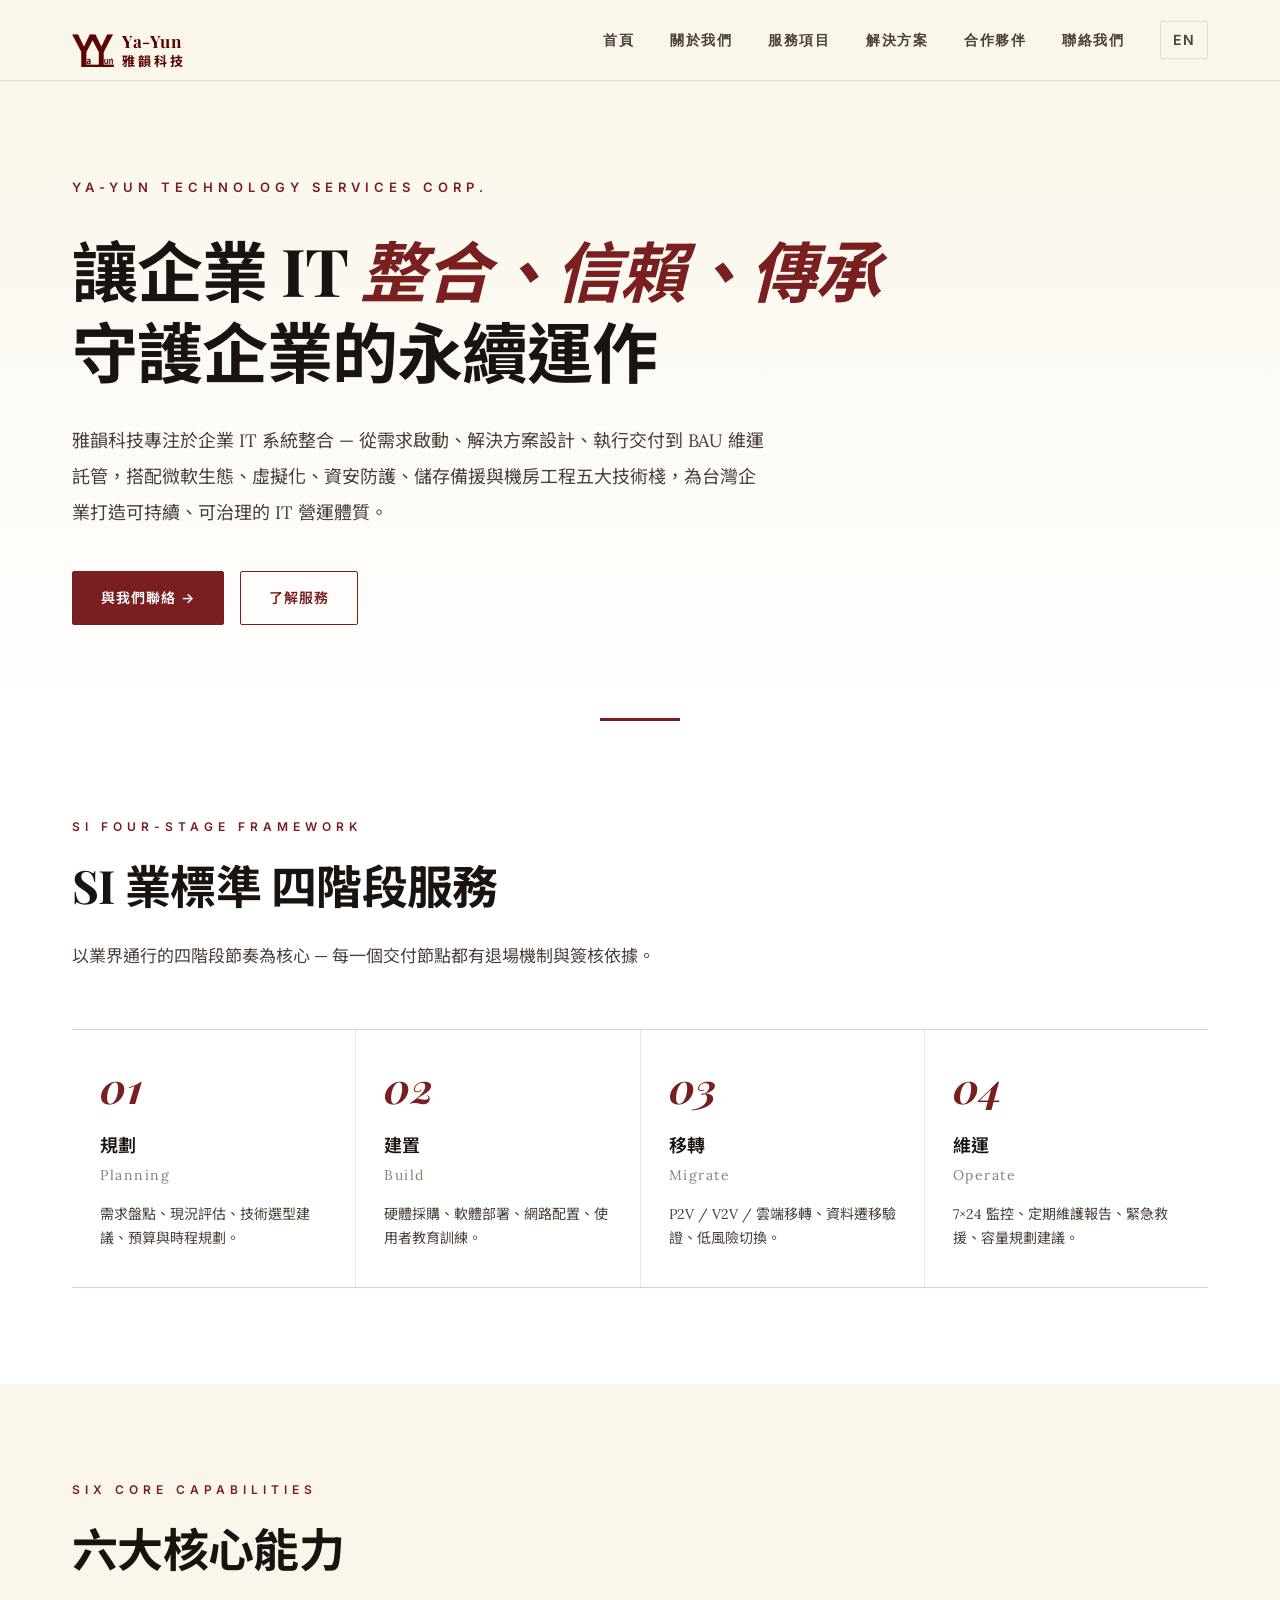
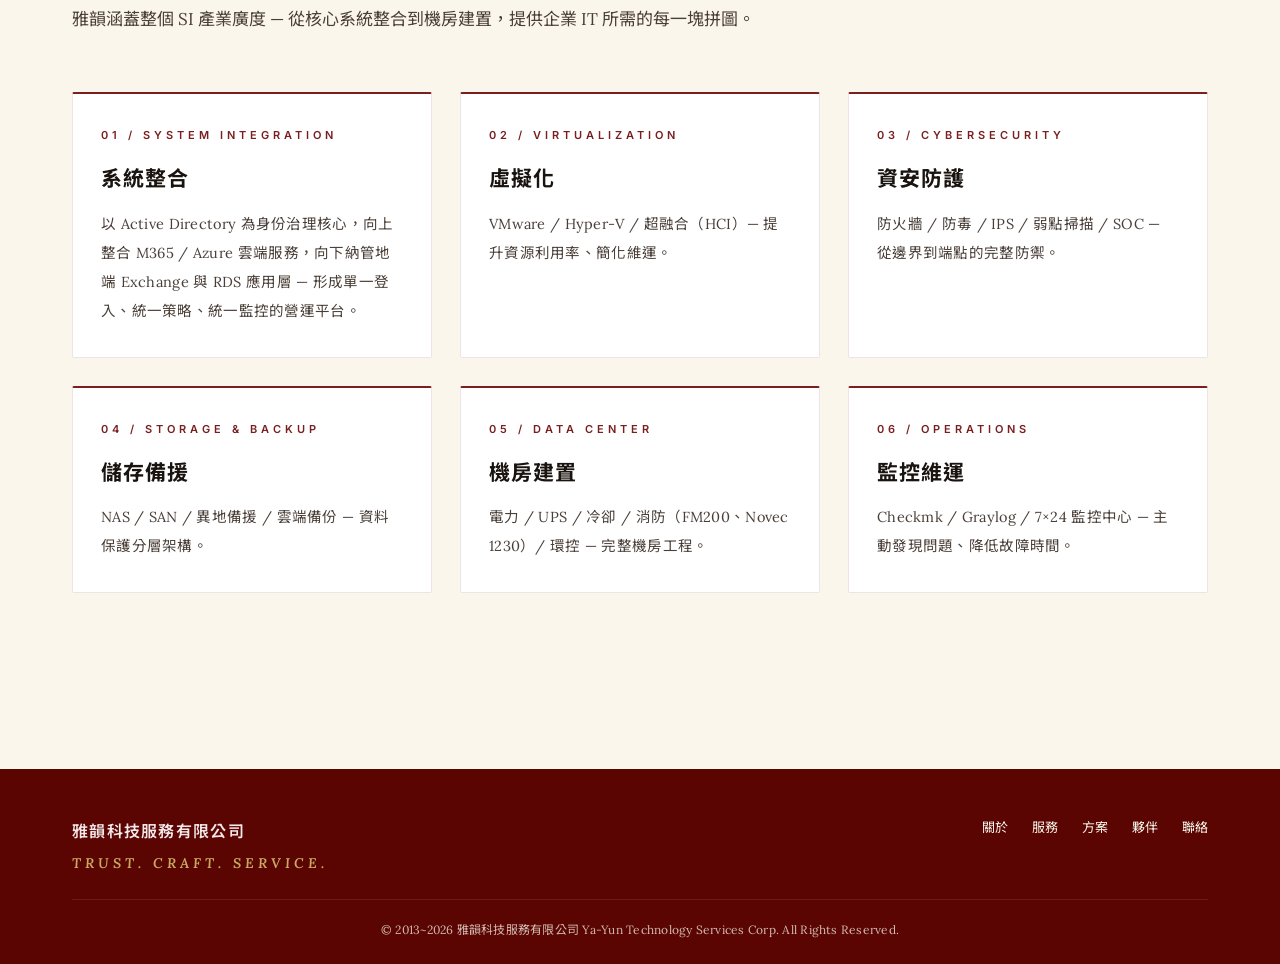
<file: index.html>
<!DOCTYPE html>
<html lang="zh-Hant" data-lang="zh">
<head>
  <meta charset="UTF-8">
    <script src="assets/lang-preload.js"></script>
  <meta name="viewport" content="width=device-width, initial-scale=1.0">
  <title data-zh="雅韻科技 YAYUN — Trust. Craft. Service." data-en="YAYUN Technology — Trust. Craft. Service.">雅韻科技 YAYUN — Trust. Craft. Service.</title>
  <meta name="description" data-zh="雅韻科技 Ya-Yun Technology Services Corp. — 涵蓋整個 SI 產業廣度的系統整合商。Trust. Craft. Service." data-en="Ya-Yun Technology Services Corp. — full SI industry coverage. Trust. Craft. Service.">
  <meta name="keywords" content="雅韻科技,Ya-Yun,SI,系統整合,虛擬化,資安,機房建置,企業 IT">
  <link rel="icon" type="image/png" href="assets/logo.png">
  <link rel="preconnect" href="https://fonts.googleapis.com">
  <link rel="preconnect" href="https://fonts.gstatic.com" crossorigin>
  <link href="https://fonts.googleapis.com/css2?family=Playfair+Display:ital,wght@0,400;0,700;0,900;1,400;1,700&family=Lora:wght@400;500;600;700&family=Inter:wght@400;500;600;700&family=Noto+Sans+TC:wght@400;500;700;900&family=Noto+Serif+TC:wght@400;500;600;700;900&display=swap" rel="stylesheet">
  <link rel="stylesheet" href="assets/styles.css">

  <script type="application/ld+json">
  {
    "@context": "https://schema.org",
    "@type": "Organization",
    "name": "雅韻科技服務有限公司",
    "alternateName": "Ya-Yun Technology Services Corp.",
    "url": "https://www.ya-yun.com.tw/",
    "logo": "https://www.ya-yun.com.tw/assets/logo.svg",
    "description": "企業 IT 系統整合、虛擬化、資安防護、儲存備援、機房建置 — 涵蓋整個 SI 產業的科技服務。",
    "slogan": "Trust. Craft. Service.",
    "foundingDate": "2013-10-28",
    "areaServed": "TW"
  }
  </script>
</head>
<body>

<!-- Header -->
<header class="site-header">
  <div class="container site-header__inner">
    <a href="index.html" class="brand">
      <span class="brand-mark"><img src="assets/logo.png" alt="Ya-Yun Technology Services Corp." width="52" height="38"/></span>
      <span class="brand-text">
        <span class="en">Ya-Yun</span>
        <span class="tw">雅韻科技</span>
      </span>
    </a>
    <button class="nav-toggle" aria-label="Menu"><span></span></button>
    <nav class="nav">
            <a href="index.html" data-zh="首頁" data-en="Home">首頁</a>
      <a href="about.html" data-zh="關於我們" data-en="About">關於我們</a>
      <a href="services.html" data-zh="服務項目" data-en="Services">服務項目</a>
      <a href="solutions.html" data-zh="解決方案" data-en="Solutions">解決方案</a>
      <a href="partners.html" data-zh="合作夥伴" data-en="Partners">合作夥伴</a>
      <a href="contact.html" data-zh="聯絡我們" data-en="Contact">聯絡我們</a>
      <a href="#" class="lang-switch" data-lang-switch data-current="zh" data-zh="EN" data-en="中">EN</a>
    </nav>
  </div>
</header>

<!-- Hero -->
<section class="hero">
  <div class="container">
    <div class="hero__eyebrow" data-zh="Ya-Yun Technology Services Corp." data-en="Ya-Yun Technology Services Corp.">Ya-Yun Technology Services Corp.</div>
    <h1 class="hero__title">
      <span data-zh="讓企業 IT" data-en="Enterprise IT,">讓企業 IT</span>
      <em data-zh="整合、信賴、傳承" data-en="integrated, trusted, enduring">整合、信賴、傳承</em><br>
      <span data-zh="守護企業的永續運作" data-en="sustaining enduring operations.">守護企業的永續運作</span>
    </h1>
    <p class="hero__lead" data-zh="雅韻科技專注於企業 IT 系統整合 — 從需求啟動、解決方案設計、執行交付到 BAU 維運託管，搭配微軟生態、虛擬化、資安防護、儲存備援與機房工程五大技術棧，為台灣企業打造可持續、可治理的 IT 營運體質。" data-en="Ya-Yun specializes in enterprise IT system integration — from initiation and solution design to execution and BAU operations. Backed by five technology stacks (Microsoft ecosystem, virtualization, cybersecurity, storage, and data center engineering), we help Taiwan enterprises build a sustainable, governable IT operating posture.">雅韻科技專注於企業 IT 系統整合 — 從需求啟動、解決方案設計、執行交付到 BAU 維運託管，搭配微軟生態、虛擬化、資安防護、儲存備援與機房工程五大技術棧，為台灣企業打造可持續、可治理的 IT 營運體質。</p>
    <div class="hero__cta">
      <a href="contact.html" class="btn btn--primary" data-zh="與我們聯絡 →" data-en="Contact Us →">與我們聯絡 →</a>
      <a href="services.html" class="btn btn--ghost" data-zh="了解服務" data-en="Explore Services">了解服務</a>
    </div>
  </div>
</section>

<!-- 4 Stages -->
<section class="section section--alt">
  <div class="container">
    <div class="section__eyebrow" data-zh="SI Four-Stage Framework" data-en="SI Four-Stage Framework">SI Four-Stage Framework</div>
    <h2 class="section__title" data-zh="SI 業標準 四階段服務" data-en="Industry-standard four-stage services">SI 業標準 四階段服務</h2>
    <p class="section__lead" data-zh="以業界通行的四階段節奏為核心 — 每一個交付節點都有退場機制與簽核依據。" data-en="Built on the industry-standard four-stage delivery rhythm — every delivery gate has an exit criterion and sign-off basis.">以業界通行的四階段節奏為核心 — 每一個交付節點都有退場機制與簽核依據。</p>

    <div class="stages">
      <div class="stage">
        <div class="stage__number">01</div>
        <div class="stage__name" data-zh="規劃" data-en="Plan">規劃</div>
        <div class="stage__name-en">Planning</div>
        <div class="stage__desc" data-zh="需求盤點、現況評估、技術選型建議、預算與時程規劃。" data-en="Requirements, current-state assessment, technology selection, budget & timeline.">需求盤點、現況評估、技術選型建議、預算與時程規劃。</div>
      </div>
      <div class="stage">
        <div class="stage__number">02</div>
        <div class="stage__name" data-zh="建置" data-en="Build">建置</div>
        <div class="stage__name-en">Build</div>
        <div class="stage__desc" data-zh="硬體採購、軟體部署、網路配置、使用者教育訓練。" data-en="Hardware procurement, software deployment, network config, user training.">硬體採購、軟體部署、網路配置、使用者教育訓練。</div>
      </div>
      <div class="stage">
        <div class="stage__number">03</div>
        <div class="stage__name" data-zh="移轉" data-en="Migrate">移轉</div>
        <div class="stage__name-en">Migrate</div>
        <div class="stage__desc" data-zh="P2V / V2V / 雲端移轉、資料遷移驗證、低風險切換。" data-en="P2V / V2V / cloud migration, data validation, low-risk cutover.">P2V / V2V / 雲端移轉、資料遷移驗證、低風險切換。</div>
      </div>
      <div class="stage">
        <div class="stage__number">04</div>
        <div class="stage__name" data-zh="維運" data-en="Operate">維運</div>
        <div class="stage__name-en">Operate</div>
        <div class="stage__desc" data-zh="7×24 監控、定期維護報告、緊急救援、容量規劃建議。" data-en="7×24 monitoring, maintenance reports, emergency response, capacity planning.">7×24 監控、定期維護報告、緊急救援、容量規劃建議。</div>
      </div>
    </div>
  </div>
</section>

<!-- 6 Capabilities -->
<section class="section">
  <div class="container">
    <div class="section__eyebrow" data-zh="Six Core Capabilities" data-en="Six Core Capabilities">Six Core Capabilities</div>
    <h2 class="section__title" data-zh="六大核心能力" data-en="Six core capabilities">六大核心能力</h2>
    <p class="section__lead" data-zh="雅韻涵蓋整個 SI 產業廣度 — 從核心系統整合到機房建置，提供企業 IT 所需的每一塊拼圖。" data-en="Ya-Yun covers the full breadth of the SI industry — from core system integration to data center build-out, every piece of enterprise IT.">雅韻涵蓋整個 SI 產業廣度 — 從核心系統整合到機房建置，提供企業 IT 所需的每一塊拼圖。</p>

    <div class="cards">
      <div class="card">
        <div class="card__number">01 / System Integration</div>
        <div class="card__title" data-zh="系統整合" data-en="System Integration">系統整合</div>
        <div class="card__desc" data-zh="以 Active Directory 為身份治理核心，向上整合 M365 / Azure 雲端服務，向下納管地端 Exchange 與 RDS 應用層 — 形成單一登入、統一策略、統一監控的營運平台。" data-en="Identity-first integration: Active Directory as the governance core, federating M365 / Azure cloud services and on-prem Exchange & RDS into a single sign-on, single-policy, single-monitoring operational platform.">以 Active Directory 為身份治理核心，向上整合 M365 / Azure 雲端服務，向下納管地端 Exchange 與 RDS 應用層 — 形成單一登入、統一策略、統一監控的營運平台。</div>
      </div>
      <div class="card">
        <div class="card__number">02 / Virtualization</div>
        <div class="card__title" data-zh="虛擬化" data-en="Virtualization">虛擬化</div>
        <div class="card__desc" data-zh="VMware / Hyper-V / 超融合（HCI）— 提升資源利用率、簡化維運。" data-en="VMware, Hyper-V, Hyper-Converged — higher utilization, simpler operations.">VMware / Hyper-V / 超融合（HCI）— 提升資源利用率、簡化維運。</div>
      </div>
      <div class="card">
        <div class="card__number">03 / Cybersecurity</div>
        <div class="card__title" data-zh="資安防護" data-en="Cybersecurity">資安防護</div>
        <div class="card__desc" data-zh="防火牆 / 防毒 / IPS / 弱點掃描 / SOC — 從邊界到端點的完整防禦。" data-en="Firewall, antivirus, IPS, vulnerability scanning, SOC — perimeter to endpoint defense.">防火牆 / 防毒 / IPS / 弱點掃描 / SOC — 從邊界到端點的完整防禦。</div>
      </div>
      <div class="card">
        <div class="card__number">04 / Storage & Backup</div>
        <div class="card__title" data-zh="儲存備援" data-en="Storage & Backup">儲存備援</div>
        <div class="card__desc" data-zh="NAS / SAN / 異地備援 / 雲端備份 — 資料保護分層架構。" data-en="NAS, SAN, off-site backup, cloud backup — layered data protection.">NAS / SAN / 異地備援 / 雲端備份 — 資料保護分層架構。</div>
      </div>
      <div class="card">
        <div class="card__number">05 / Data Center</div>
        <div class="card__title" data-zh="機房建置" data-en="Data Center Build-out">機房建置</div>
        <div class="card__desc" data-zh="電力 / UPS / 冷卻 / 消防（FM200、Novec 1230）/ 環控 — 完整機房工程。" data-en="Power, UPS, cooling, fire suppression, environmental — complete facility engineering.">電力 / UPS / 冷卻 / 消防（FM200、Novec 1230）/ 環控 — 完整機房工程。</div>
      </div>
      <div class="card">
        <div class="card__number">06 / Operations</div>
        <div class="card__title" data-zh="監控維運" data-en="Monitoring & Operations">監控維運</div>
        <div class="card__desc" data-zh="Checkmk / Graylog / 7×24 監控中心 — 主動發現問題、降低故障時間。" data-en="Checkmk, Graylog, 7×24 NOC — proactive detection, minimal downtime.">Checkmk / Graylog / 7×24 監控中心 — 主動發現問題、降低故障時間。</div>
      </div>
    </div>
  </div>
</section>

<!-- Footer (shared across all pages) -->
<footer class="site-footer">
  <div class="container">
    <div class="site-footer__inner">
      <div class="site-footer__brand">
        <span class="name" data-zh="雅韻科技服務有限公司" data-en="Ya-Yun Technology Services Corp.">雅韻科技服務有限公司</span>
        <span class="slogan">Trust. Craft. Service.</span>
      </div>
      <nav class="site-footer__nav">
        <a href="about.html" data-zh="關於" data-en="About">關於</a>
        <a href="services.html" data-zh="服務" data-en="Services">服務</a>
        <a href="solutions.html" data-zh="方案" data-en="Solutions">方案</a>
        <a href="partners.html" data-zh="夥伴" data-en="Partners">夥伴</a>
        <a href="contact.html" data-zh="聯絡" data-en="Contact">聯絡</a>
      </nav>
    </div>
    <div class="site-footer__copy">© 2013~2026 雅韻科技服務有限公司 Ya-Yun Technology Services Corp. All Rights Reserved.</div>
  </div>
</footer>

<script src="assets/mobile-nav.js"></script>
<script src="assets/lang.js"></script>
</body>
</html>
</file>
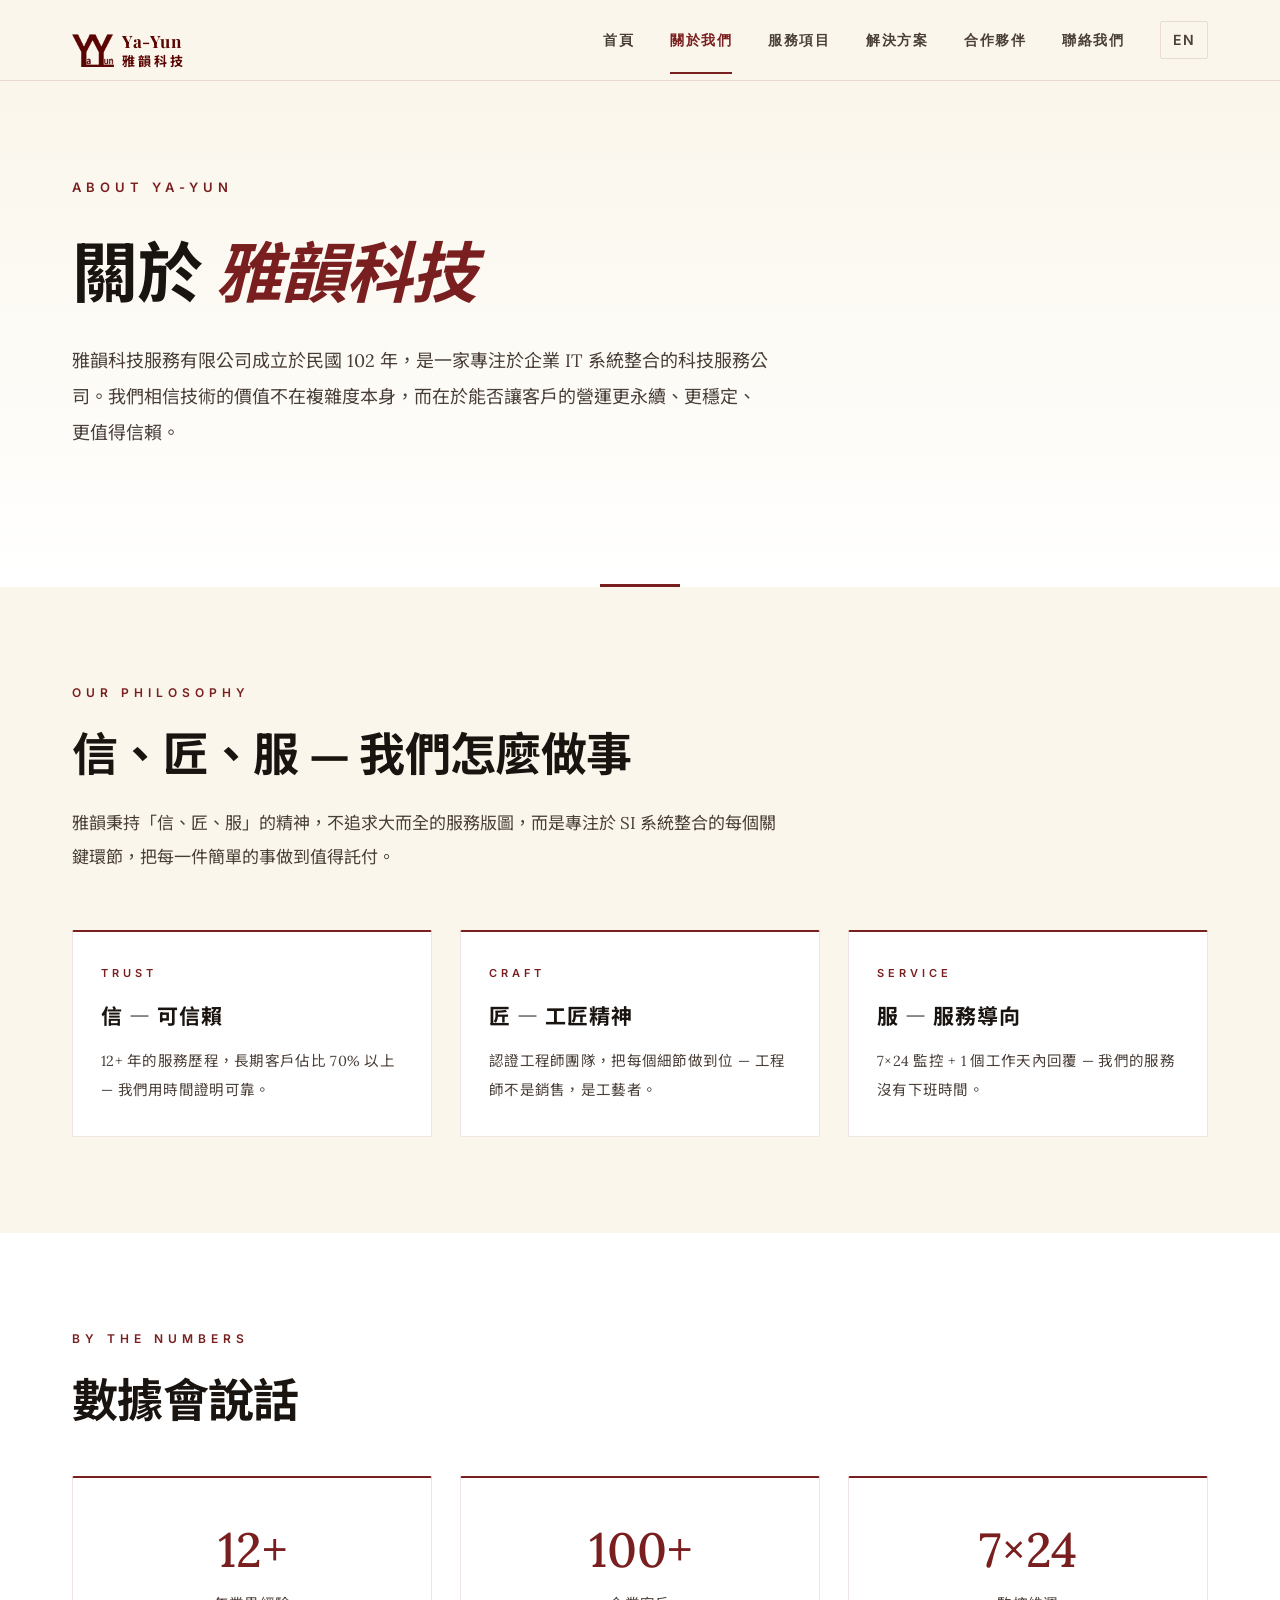
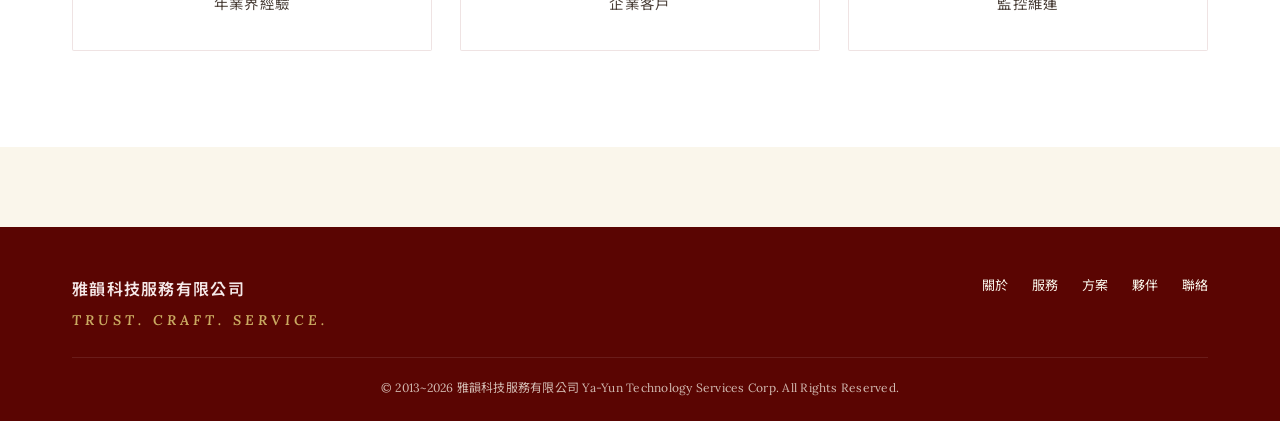
<file: about.html>
<!DOCTYPE html>
<html lang="zh-Hant" data-lang="zh">
<head>
  <meta charset="UTF-8">
    <script src="assets/lang-preload.js"></script>
  <meta name="viewport" content="width=device-width, initial-scale=1.0">
  <title data-zh="關於我們 — 雅韻科技 YAYUN" data-en="About — YAYUN Technology Services">關於我們 — 雅韻科技 YAYUN</title>
  <meta name="description" data-zh="雅韻科技服務有限公司 — 12+ 年深耕企業 IT 系統整合，秉持 Trust. Craft. Service. 精神，服務台灣企業。" data-en="Ya-Yun Technology Services Corp. — 12+ years in enterprise IT integration, serving Taiwan businesses with Trust. Craft. Service.">
  <link rel="icon" type="image/png" href="assets/logo.png">
  <link rel="preconnect" href="https://fonts.googleapis.com">
  <link rel="preconnect" href="https://fonts.gstatic.com" crossorigin>
  <link href="https://fonts.googleapis.com/css2?family=Playfair+Display:ital,wght@0,400;0,700;0,900;1,400;1,700&family=Lora:wght@400;500;600;700&family=Inter:wght@400;500;600;700&family=Noto+Sans+TC:wght@400;500;700;900&family=Noto+Serif+TC:wght@400;500;600;700;900&display=swap" rel="stylesheet">
  <link rel="stylesheet" href="assets/styles.css">
</head>
<body>

<header class="site-header">
  <div class="container site-header__inner">
    <a href="index.html" class="brand">
      <span class="brand-mark"><img src="assets/logo.png" alt="Ya-Yun Technology Services Corp." width="52" height="38"/></span>
      <span class="brand-text">
        <span class="en">Ya-Yun</span>
        <span class="tw">雅韻科技</span>
      </span>
    </a>
    <button class="nav-toggle" aria-label="Menu"><span></span></button>
    <nav class="nav">
            <a href="index.html" data-zh="首頁" data-en="Home">首頁</a>
      <a href="about.html" class="is-active" data-zh="關於我們" data-en="About">關於我們</a>
      <a href="services.html" data-zh="服務項目" data-en="Services">服務項目</a>
      <a href="solutions.html" data-zh="解決方案" data-en="Solutions">解決方案</a>
      <a href="partners.html" data-zh="合作夥伴" data-en="Partners">合作夥伴</a>
      <a href="contact.html" data-zh="聯絡我們" data-en="Contact">聯絡我們</a>
      <a href="#" class="lang-switch" data-lang-switch data-current="zh" data-zh="EN" data-en="中">EN</a>
    </nav>
  </div>
</header>

<section class="hero">
  <div class="container">
    <div class="hero__eyebrow" data-zh="About Ya-Yun" data-en="About Ya-Yun">About Ya-Yun</div>
    <h1 class="hero__title">
      <span data-zh="關於" data-en="About">關於</span>
      <em data-zh="雅韻科技" data-en="Ya-Yun">雅韻科技</em>
    </h1>
    <p class="hero__lead" data-zh="雅韻科技服務有限公司成立於民國 102 年，是一家專注於企業 IT 系統整合的科技服務公司。我們相信技術的價值不在複雜度本身，而在於能否讓客戶的營運更永續、更穩定、更值得信賴。" data-en="Founded in 2013, Ya-Yun Technology Services Corp. is a professional enterprise IT integration firm. Technology's value is not in its complexity — it is in making your operations more sustainable, more stable, and more trustworthy.">雅韻科技服務有限公司成立於民國 102 年，是一家專注於企業 IT 系統整合的科技服務公司。我們相信技術的價值不在複雜度本身，而在於能否讓客戶的營運更永續、更穩定、更值得信賴。</p>
  </div>
</section>

<section class="section">
  <div class="container">
    <div class="section__eyebrow" data-zh="Our Philosophy" data-en="Our Philosophy">Our Philosophy</div>
    <h2 class="section__title" data-zh="信、匠、服 — 我們怎麼做事" data-en="Trust. Craft. Service. — How we work">信、匠、服 — 我們怎麼做事</h2>
    <p class="section__lead" data-zh="雅韻秉持「信、匠、服」的精神，不追求大而全的服務版圖，而是專注於 SI 系統整合的每個關鍵環節，把每一件簡單的事做到值得託付。" data-en="Ya-Yun upholds Trust, Craft, Service — we do not chase a sprawling service catalog. Instead, we focus on every key step of SI integration, doing the simple things so well that they're worth entrusting.">雅韻秉持「信、匠、服」的精神，不追求大而全的服務版圖，而是專注於 SI 系統整合的每個關鍵環節，把每一件簡單的事做到值得託付。</p>

    <div class="cards">
      <div class="card">
        <div class="card__number">Trust</div>
        <div class="card__title" data-zh="信 — 可信賴" data-en="Trust — Reliable">信 — 可信賴</div>
        <div class="card__desc" data-zh="12+ 年的服務歷程，長期客戶佔比 70% 以上 — 我們用時間證明可靠。" data-en="12+ years of service, 70%+ long-term clients — we earn trust through time.">12+ 年的服務歷程，長期客戶佔比 70% 以上 — 我們用時間證明可靠。</div>
      </div>
      <div class="card">
        <div class="card__number">Craft</div>
        <div class="card__title" data-zh="匠 — 工匠精神" data-en="Craft — Artisanship">匠 — 工匠精神</div>
        <div class="card__desc" data-zh="認證工程師團隊，把每個細節做到位 — 工程師不是銷售，是工藝者。" data-en="Certified engineering team, every detail right — engineers are craftspeople, not salespeople.">認證工程師團隊，把每個細節做到位 — 工程師不是銷售，是工藝者。</div>
      </div>
      <div class="card">
        <div class="card__number">Service</div>
        <div class="card__title" data-zh="服 — 服務導向" data-en="Service — Service-first">服 — 服務導向</div>
        <div class="card__desc" data-zh="7×24 監控 + 1 個工作天內回覆 — 我們的服務沒有下班時間。" data-en="7×24 monitoring + 1-business-day response — our service never clocks out.">7×24 監控 + 1 個工作天內回覆 — 我們的服務沒有下班時間。</div>
      </div>
    </div>
  </div>
</section>

<section class="section section--alt">
  <div class="container">
    <div class="section__eyebrow" data-zh="By the Numbers" data-en="By the Numbers">By the Numbers</div>
    <h2 class="section__title" data-zh="數據會說話" data-en="Numbers speak">數據會說話</h2>
    <div class="cards">
      <div class="card" style="text-align:center;">
        <div style="font-family:var(--yy-serif-en);font-size:48px;font-weight:500;color:var(--yy-primary);">12+</div>
        <div class="card__desc" data-zh="年業界經驗" data-en="Years of Experience">年業界經驗</div>
      </div>
      <div class="card" style="text-align:center;">
        <div style="font-family:var(--yy-serif-en);font-size:48px;font-weight:500;color:var(--yy-primary);">100+</div>
        <div class="card__desc" data-zh="企業客戶" data-en="Enterprise Clients">企業客戶</div>
      </div>
      <div class="card" style="text-align:center;">
        <div style="font-family:var(--yy-serif-en);font-size:48px;font-weight:500;color:var(--yy-primary);">7×24</div>
        <div class="card__desc" data-zh="監控維運" data-en="Monitoring Operations">監控維運</div>
      </div>
    </div>
  </div>
</section>

<footer class="site-footer">
  <div class="container">
    <div class="site-footer__inner">
      <div class="site-footer__brand">
        <span class="name" data-zh="雅韻科技服務有限公司" data-en="Ya-Yun Technology Services Corp.">雅韻科技服務有限公司</span>
        <span class="slogan">Trust. Craft. Service.</span>
      </div>
      <nav class="site-footer__nav">
        <a href="about.html" data-zh="關於" data-en="About">關於</a>
        <a href="services.html" data-zh="服務" data-en="Services">服務</a>
        <a href="solutions.html" data-zh="方案" data-en="Solutions">方案</a>
        <a href="partners.html" data-zh="夥伴" data-en="Partners">夥伴</a>
        <a href="contact.html" data-zh="聯絡" data-en="Contact">聯絡</a>
      </nav>
    </div>
    <div class="site-footer__copy">© 2013~2026 雅韻科技服務有限公司 Ya-Yun Technology Services Corp. All Rights Reserved.</div>
  </div>
</footer>

<script src="assets/mobile-nav.js"></script>
<script src="assets/lang.js"></script>
</body>
</html>
</file>
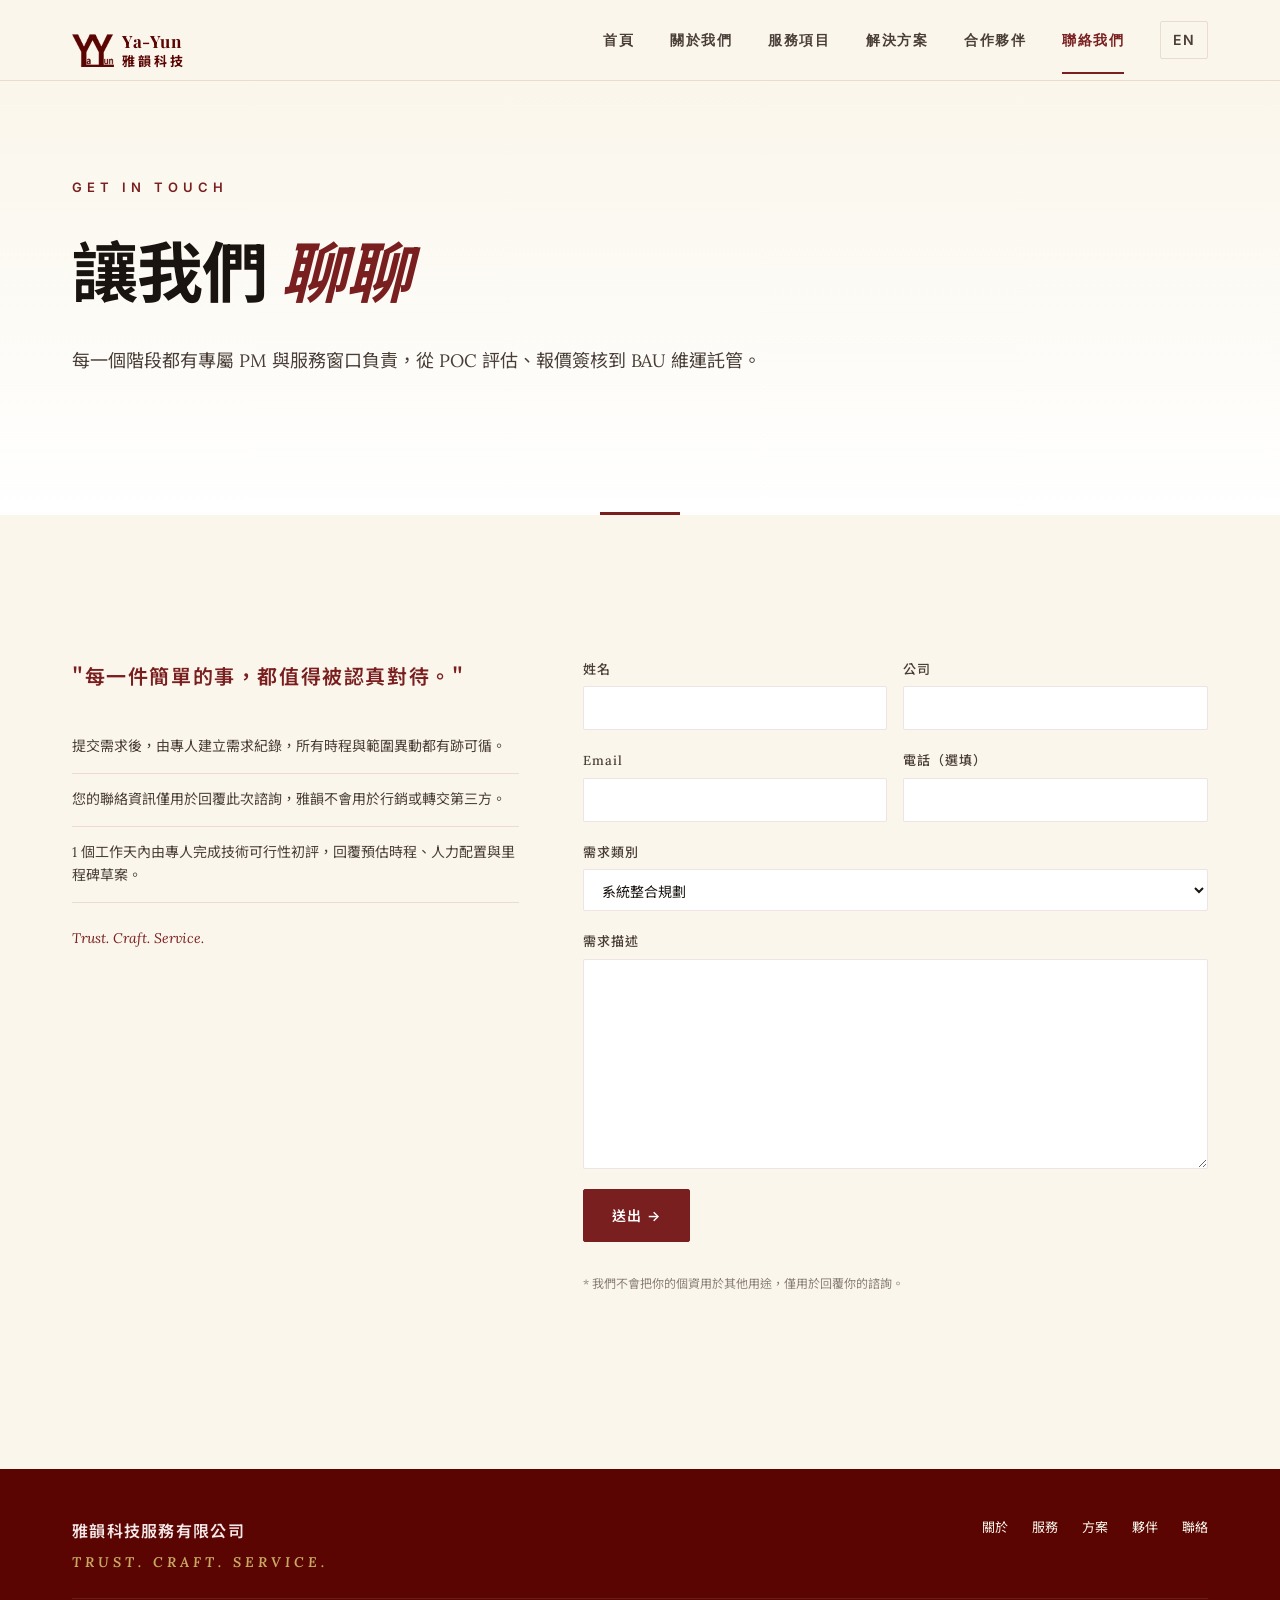
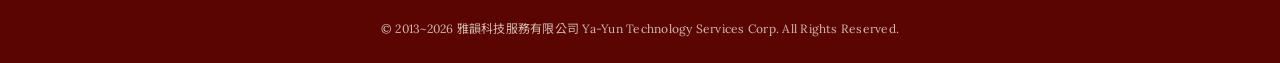
<file: contact.html>
<!DOCTYPE html>
<html lang="zh-Hant" data-lang="zh">
<head>
  <meta charset="UTF-8">
    <script src="assets/lang-preload.js"></script>
  <meta name="viewport" content="width=device-width, initial-scale=1.0">
  <title data-zh="聯絡我們 — 雅韻科技 YAYUN" data-en="Contact — YAYUN Technology Services">聯絡我們 — 雅韻科技 YAYUN</title>
  <meta name="description" data-zh="每一個階段都有專屬服務窗口負責，從 POC 評估、報價簽核到 BAU 維運託管。" data-en="Every stage has a dedicated service window — from POC evaluation, quotation sign-off, to BAU managed operations.">
  <link rel="icon" type="image/png" href="assets/logo.png">
  <link rel="preconnect" href="https://fonts.googleapis.com">
  <link rel="preconnect" href="https://fonts.gstatic.com" crossorigin>
  <link href="https://fonts.googleapis.com/css2?family=Playfair+Display:ital,wght@0,400;0,700;0,900;1,400;1,700&family=Lora:wght@400;500;600;700&family=Inter:wght@400;500;600;700&family=Noto+Sans+TC:wght@400;500;700;900&family=Noto+Serif+TC:wght@400;500;600;700;900&display=swap" rel="stylesheet">
  <link rel="stylesheet" href="assets/styles.css">
</head>
<body>

<header class="site-header">
  <div class="container site-header__inner">
    <a href="index.html" class="brand">
      <span class="brand-mark"><img src="assets/logo.png" alt="Ya-Yun Technology Services Corp." width="52" height="38"/></span>
      <span class="brand-text">
        <span class="en">Ya-Yun</span>
        <span class="tw">雅韻科技</span>
      </span>
    </a>
    <button class="nav-toggle" aria-label="Menu"><span></span></button>
    <nav class="nav">
            <a href="index.html" data-zh="首頁" data-en="Home">首頁</a>
      <a href="about.html" data-zh="關於我們" data-en="About">關於我們</a>
      <a href="services.html" data-zh="服務項目" data-en="Services">服務項目</a>
      <a href="solutions.html" data-zh="解決方案" data-en="Solutions">解決方案</a>
      <a href="partners.html" data-zh="合作夥伴" data-en="Partners">合作夥伴</a>
      <a href="contact.html" class="is-active" data-zh="聯絡我們" data-en="Contact">聯絡我們</a>
      <a href="#" class="lang-switch" data-lang-switch data-current="zh" data-zh="EN" data-en="中">EN</a>
    </nav>
  </div>
</header>

<section class="hero">
  <div class="container">
    <div class="hero__eyebrow" data-zh="Get in Touch" data-en="Get in Touch">Get in Touch</div>
    <h1 class="hero__title">
      <span data-zh="讓我們" data-en="Let's">讓我們</span>
      <em data-zh="聊聊" data-en="talk">聊聊</em>
    </h1>
    <p class="hero__lead" data-zh="每一個階段都有專屬 PM 與服務窗口負責，從 POC 評估、報價簽核到 BAU 維運託管。" data-en="Every stage has a dedicated PM and service window — from POC evaluation, quotation sign-off, to BAU managed operations.">每一個階段都有專屬 PM 與服務窗口負責，從 POC 評估、報價簽核到 BAU 維運託管。</p>
  </div>
</section>

<section class="section">
  <div class="container">
    <div class="contact-grid">
      <div class="contact-info">
        <p class="contact-info__lead" data-zh="&quot;每一件簡單的事，都值得被認真對待。&quot;" data-en="&quot;Every simple thing deserves to be handled with care.&quot;">"每一件簡單的事，都值得被認真對待。"</p>
        <ul class="contact-info__list">
          <li data-zh="提交需求後，由專人建立需求紀錄，所有時程與範圍異動都有跡可循。" data-en="After submission, your contact opens a project record. All schedule and scope changes are documented.">提交需求後，由專人建立需求紀錄，所有時程與範圍異動都有跡可循。</li>
          <li data-zh="您的聯絡資訊僅用於回覆此次諮詢，雅韻不會用於行銷或轉交第三方。" data-en="Your contact information will only be used to respond to this inquiry — never for marketing or shared with third parties.">您的聯絡資訊僅用於回覆此次諮詢，雅韻不會用於行銷或轉交第三方。</li>
          <li data-zh="1 個工作天內由專人完成技術可行性初評，回覆預估時程、人力配置與里程碑草案。" data-en="Within one business day your contact completes a technical feasibility check, replying with timeline, headcount, and milestone draft.">1 個工作天內由專人完成技術可行性初評，回覆預估時程、人力配置與里程碑草案。</li>
          <li style="border:none;padding-top:24px;color:var(--yy-primary);font-style:italic;font-family:var(--yy-serif-en);" data-zh="Trust. Craft. Service." data-en="Trust. Craft. Service.">Trust. Craft. Service.</li>
        </ul>
      </div>

      <!-- Web3Forms form — 員外已註冊，notification email 設為 grey@dizhao.com.tw -->
      <form class="form" action="https://api.web3forms.com/submit" method="POST">
        <input type="hidden" name="access_key" value="6b626d5e-789d-4fd3-8098-b87381ca6f3d">
        <input type="hidden" name="subject" value="New Form Submission from your Website">
        <input type="hidden" name="from_name" value="Ya-Yun Website">
        <div class="form-row">
          <div class="form-field">
            <label for="name" data-zh="姓名" data-en="Name">姓名</label>
            <input type="text" id="name" name="name" required
              data-zh-placeholder="王小明" data-en-placeholder="e.g. John Smith">
          </div>
          <div class="form-field">
            <label for="company" data-zh="公司" data-en="Company">公司</label>
            <input type="text" id="company" name="company"
              data-zh-placeholder="ABC 科技股份有限公司" data-en-placeholder="e.g. ABC Tech Inc.">
          </div>
        </div>
        <div class="form-row">
          <div class="form-field">
            <label for="email" data-zh="Email" data-en="Email">Email</label>
            <input type="email" id="email" name="email" required
              data-zh-placeholder="name@example.com" data-en-placeholder="name@example.com">
          </div>
          <div class="form-field">
            <label for="phone" data-zh="電話（選填）" data-en="Phone (optional)">電話（選填）</label>
            <input type="tel" id="phone" name="phone"
              data-zh-placeholder="0912-345-678" data-en-placeholder="0912-345-678">
          </div>
        </div>
        <div class="form-field">
          <label for="topic" data-zh="需求類別" data-en="Topic">需求類別</label>
          <select id="topic" name="topic" required>
            <option data-zh="系統整合規劃" data-en="System Integration Planning">系統整合規劃</option>
            <option data-zh="虛擬化 / 超融合" data-en="Virtualization / HCI">虛擬化 / 超融合</option>
            <option data-zh="資安防護" data-en="Cybersecurity">資安防護</option>
            <option data-zh="儲存與備援" data-en="Storage &amp; Backup">儲存與備援</option>
            <option data-zh="機房建置 / 搬遷" data-en="Data Center Build / Relocation">機房建置 / 搬遷</option>
            <option data-zh="AI 知識庫 / RAG" data-en="AI Knowledge Base / RAG">AI 知識庫 / RAG</option>
            <option data-zh="維運代管" data-en="Managed Services">維運代管</option>
            <option data-zh="其他" data-en="Other">其他</option>
          </select>
        </div>
        <div class="form-field">
          <label for="message" data-zh="需求描述" data-en="Requirement">需求描述</label>
          <textarea id="message" name="message" rows="1" required
            data-zh-placeholder="您好，我們公司有約 50 位人員，想了解機房建置與資安整合服務..." data-en-placeholder="Hi, our company has about 50 staff and we'd like to learn about serverless and security integration..."></textarea>
        </div>
        <!-- Honeypot spam filter -->
        <input type="checkbox" name="botcheck" class="hidden" style="display:none">
        <button type="submit" class="btn btn--primary" data-zh="送出 →" data-en="Send Message →">送出 →</button>
        <p class="form-note" data-zh="* 我們不會把你的個資用於其他用途，僅用於回覆你的諮詢。" data-en="* Your personal data will only be used to respond to your inquiry — never shared.">* 我們不會把你的個資用於其他用途，僅用於回覆你的諮詢。</p>
      </form>
    </div>
  </div>
</section>

<footer class="site-footer">
  <div class="container">
    <div class="site-footer__inner">
      <div class="site-footer__brand">
        <span class="name" data-zh="雅韻科技服務有限公司" data-en="Ya-Yun Technology Services Corp.">雅韻科技服務有限公司</span>
        <span class="slogan">Trust. Craft. Service.</span>
      </div>
      <nav class="site-footer__nav">
        <a href="about.html" data-zh="關於" data-en="About">關於</a>
        <a href="services.html" data-zh="服務" data-en="Services">服務</a>
        <a href="solutions.html" data-zh="方案" data-en="Solutions">方案</a>
        <a href="partners.html" data-zh="夥伴" data-en="Partners">夥伴</a>
        <a href="contact.html" data-zh="聯絡" data-en="Contact">聯絡</a>
      </nav>
    </div>
    <div class="site-footer__copy">© 2013~2026 雅韻科技服務有限公司 Ya-Yun Technology Services Corp. All Rights Reserved.</div>
  </div>
</footer>

<script src="assets/mobile-nav.js"></script>
<script src="assets/lang.js"></script>
<script src="assets/form.js"></script>
</body>
</html>
</file>
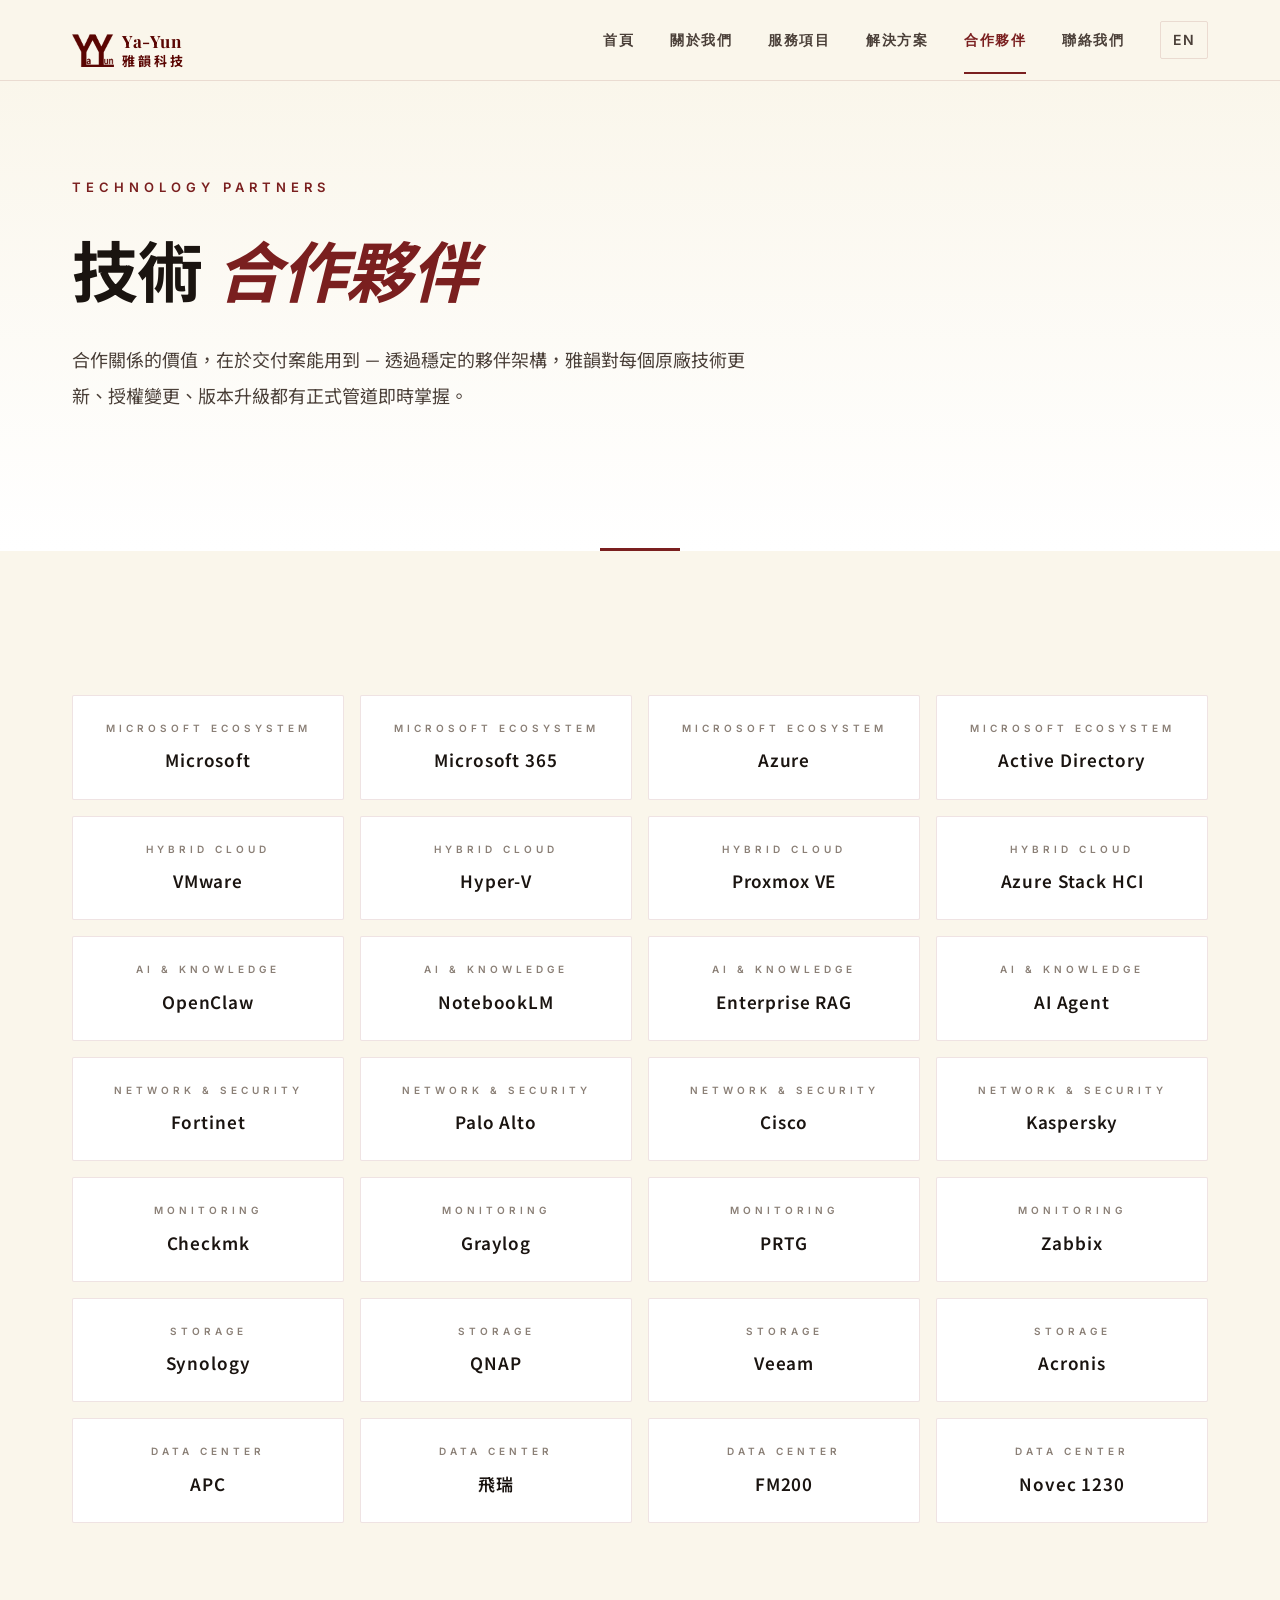
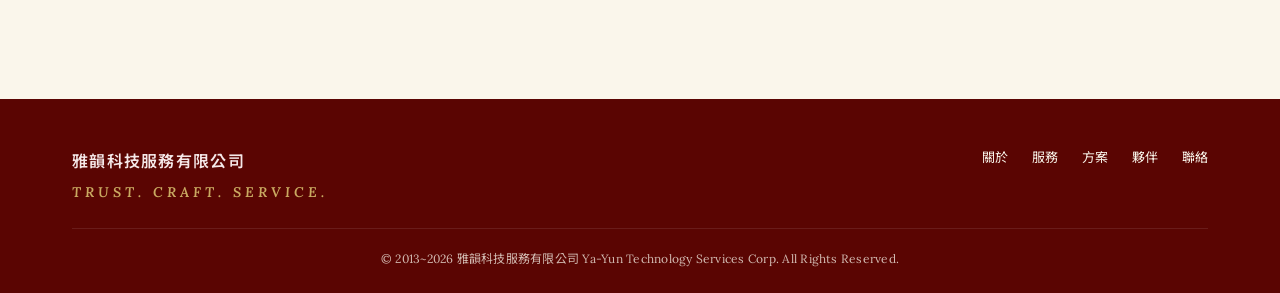
<file: partners.html>
<!DOCTYPE html>
<html lang="zh-Hant" data-lang="zh">
<head>
  <meta charset="UTF-8">
    <script src="assets/lang-preload.js"></script>
  <meta name="viewport" content="width=device-width, initial-scale=1.0">
  <title data-zh="合作夥伴 — 雅韻科技 YAYUN" data-en="Partners — YAYUN Technology Services">合作夥伴 — 雅韻科技 YAYUN</title>
  <meta name="description" data-zh="雅韻與全球領先的 IT 廠商維持夥伴關係，確保每個交付案的問題升級、技術更新與授權合規都有正式管道可走。" data-en="Ya-Yun maintains vendor partnerships with world-leading IT vendors — ensuring every engagement has formal escalation, technology updates, and license compliance pathways.">
  <link rel="icon" type="image/png" href="assets/logo.png">
  <link rel="preconnect" href="https://fonts.googleapis.com">
  <link rel="preconnect" href="https://fonts.gstatic.com" crossorigin>
  <link href="https://fonts.googleapis.com/css2?family=Playfair+Display:ital,wght@0,400;0,700;0,900;1,400;1,700&family=Lora:wght@400;500;600;700&family=Inter:wght@400;500;600;700&family=Noto+Sans+TC:wght@400;500;700;900&family=Noto+Serif+TC:wght@400;500;600;700;900&display=swap" rel="stylesheet">
  <link rel="stylesheet" href="assets/styles.css">
</head>
<body>

<header class="site-header">
  <div class="container site-header__inner">
    <a href="index.html" class="brand">
      <span class="brand-mark"><img src="assets/logo.png" alt="Ya-Yun Technology Services Corp." width="52" height="38"/></span>
      <span class="brand-text">
        <span class="en">Ya-Yun</span>
        <span class="tw">雅韻科技</span>
      </span>
    </a>
    <button class="nav-toggle" aria-label="Menu"><span></span></button>
    <nav class="nav">
            <a href="index.html" data-zh="首頁" data-en="Home">首頁</a>
      <a href="about.html" data-zh="關於我們" data-en="About">關於我們</a>
      <a href="services.html" data-zh="服務項目" data-en="Services">服務項目</a>
      <a href="solutions.html" data-zh="解決方案" data-en="Solutions">解決方案</a>
      <a href="partners.html" class="is-active" data-zh="合作夥伴" data-en="Partners">合作夥伴</a>
      <a href="contact.html" data-zh="聯絡我們" data-en="Contact">聯絡我們</a>
      <a href="#" class="lang-switch" data-lang-switch data-current="zh" data-zh="EN" data-en="中">EN</a>
    </nav>
  </div>
</header>

<section class="hero">
  <div class="container">
    <div class="hero__eyebrow" data-zh="Technology Partners" data-en="Technology Partners">Technology Partners</div>
    <h1 class="hero__title">
      <span data-zh="技術" data-en="Technology">技術</span>
      <em data-zh="合作夥伴" data-en="Partners">合作夥伴</em>
    </h1>
    <p class="hero__lead" data-zh="合作關係的價值，在於交付案能用到 — 透過穩定的夥伴架構，雅韻對每個原廠技術更新、授權變更、版本升級都有正式管道即時掌握。" data-en="Partnership value is measured by what reaches the engagement — through Ya-Yun's partner framework, every vendor update, license change, and version upgrade reaches us through formal channels in real time.">合作關係的價值，在於交付案能用到 — 透過穩定的夥伴架構，雅韻對每個原廠技術更新、授權變更、版本升級都有正式管道即時掌握。</p>
  </div>
</section>

<section class="section">
  <div class="container">
    <div class="partners">
      <div class="partner"><div class="partner__category">Microsoft Ecosystem</div><div class="partner__name">Microsoft</div></div>
      <div class="partner"><div class="partner__category">Microsoft Ecosystem</div><div class="partner__name">Microsoft 365</div></div>
      <div class="partner"><div class="partner__category">Microsoft Ecosystem</div><div class="partner__name">Azure</div></div>
      <div class="partner"><div class="partner__category">Microsoft Ecosystem</div><div class="partner__name">Active Directory</div></div>

      <div class="partner"><div class="partner__category">Hybrid Cloud</div><div class="partner__name">VMware</div></div>
      <div class="partner"><div class="partner__category">Hybrid Cloud</div><div class="partner__name">Hyper-V</div></div>
      <div class="partner"><div class="partner__category">Hybrid Cloud</div><div class="partner__name">Proxmox VE</div></div>
      <div class="partner"><div class="partner__category">Hybrid Cloud</div><div class="partner__name">Azure Stack HCI</div></div>

      <div class="partner"><div class="partner__category">AI & Knowledge</div><div class="partner__name">OpenClaw</div></div>
      <div class="partner"><div class="partner__category">AI & Knowledge</div><div class="partner__name">NotebookLM</div></div>
      <div class="partner"><div class="partner__category">AI & Knowledge</div><div class="partner__name">Enterprise RAG</div></div>
      <div class="partner"><div class="partner__category">AI & Knowledge</div><div class="partner__name">AI Agent</div></div>

      <div class="partner"><div class="partner__category">Network & Security</div><div class="partner__name">Fortinet</div></div>
      <div class="partner"><div class="partner__category">Network & Security</div><div class="partner__name">Palo Alto</div></div>
      <div class="partner"><div class="partner__category">Network & Security</div><div class="partner__name">Cisco</div></div>
      <div class="partner"><div class="partner__category">Network & Security</div><div class="partner__name">Kaspersky</div></div>

      <div class="partner"><div class="partner__category">Monitoring</div><div class="partner__name">Checkmk</div></div>
      <div class="partner"><div class="partner__category">Monitoring</div><div class="partner__name">Graylog</div></div>
      <div class="partner"><div class="partner__category">Monitoring</div><div class="partner__name">PRTG</div></div>
      <div class="partner"><div class="partner__category">Monitoring</div><div class="partner__name">Zabbix</div></div>

      <div class="partner"><div class="partner__category">Storage</div><div class="partner__name">Synology</div></div>
      <div class="partner"><div class="partner__category">Storage</div><div class="partner__name">QNAP</div></div>
      <div class="partner"><div class="partner__category">Storage</div><div class="partner__name">Veeam</div></div>
      <div class="partner"><div class="partner__category">Storage</div><div class="partner__name">Acronis</div></div>

      <div class="partner"><div class="partner__category">Data Center</div><div class="partner__name">APC</div></div>
      <div class="partner"><div class="partner__category">Data Center</div><div class="partner__name" data-zh="飛瑞" data-en="Phoenixtec">飛瑞</div></div>
      <div class="partner"><div class="partner__category">Data Center</div><div class="partner__name">FM200</div></div>
      <div class="partner"><div class="partner__category">Data Center</div><div class="partner__name">Novec 1230</div></div>
    </div>
  </div>
</section>

<footer class="site-footer">
  <div class="container">
    <div class="site-footer__inner">
      <div class="site-footer__brand">
        <span class="name" data-zh="雅韻科技服務有限公司" data-en="Ya-Yun Technology Services Corp.">雅韻科技服務有限公司</span>
        <span class="slogan">Trust. Craft. Service.</span>
      </div>
      <nav class="site-footer__nav">
        <a href="about.html" data-zh="關於" data-en="About">關於</a>
        <a href="services.html" data-zh="服務" data-en="Services">服務</a>
        <a href="solutions.html" data-zh="方案" data-en="Solutions">方案</a>
        <a href="partners.html" data-zh="夥伴" data-en="Partners">夥伴</a>
        <a href="contact.html" data-zh="聯絡" data-en="Contact">聯絡</a>
      </nav>
    </div>
    <div class="site-footer__copy">© 2013~2026 雅韻科技服務有限公司 Ya-Yun Technology Services Corp. All Rights Reserved.</div>
  </div>
</footer>

<script src="assets/mobile-nav.js"></script>
<script src="assets/lang.js"></script>
</body>
</html>
</file>
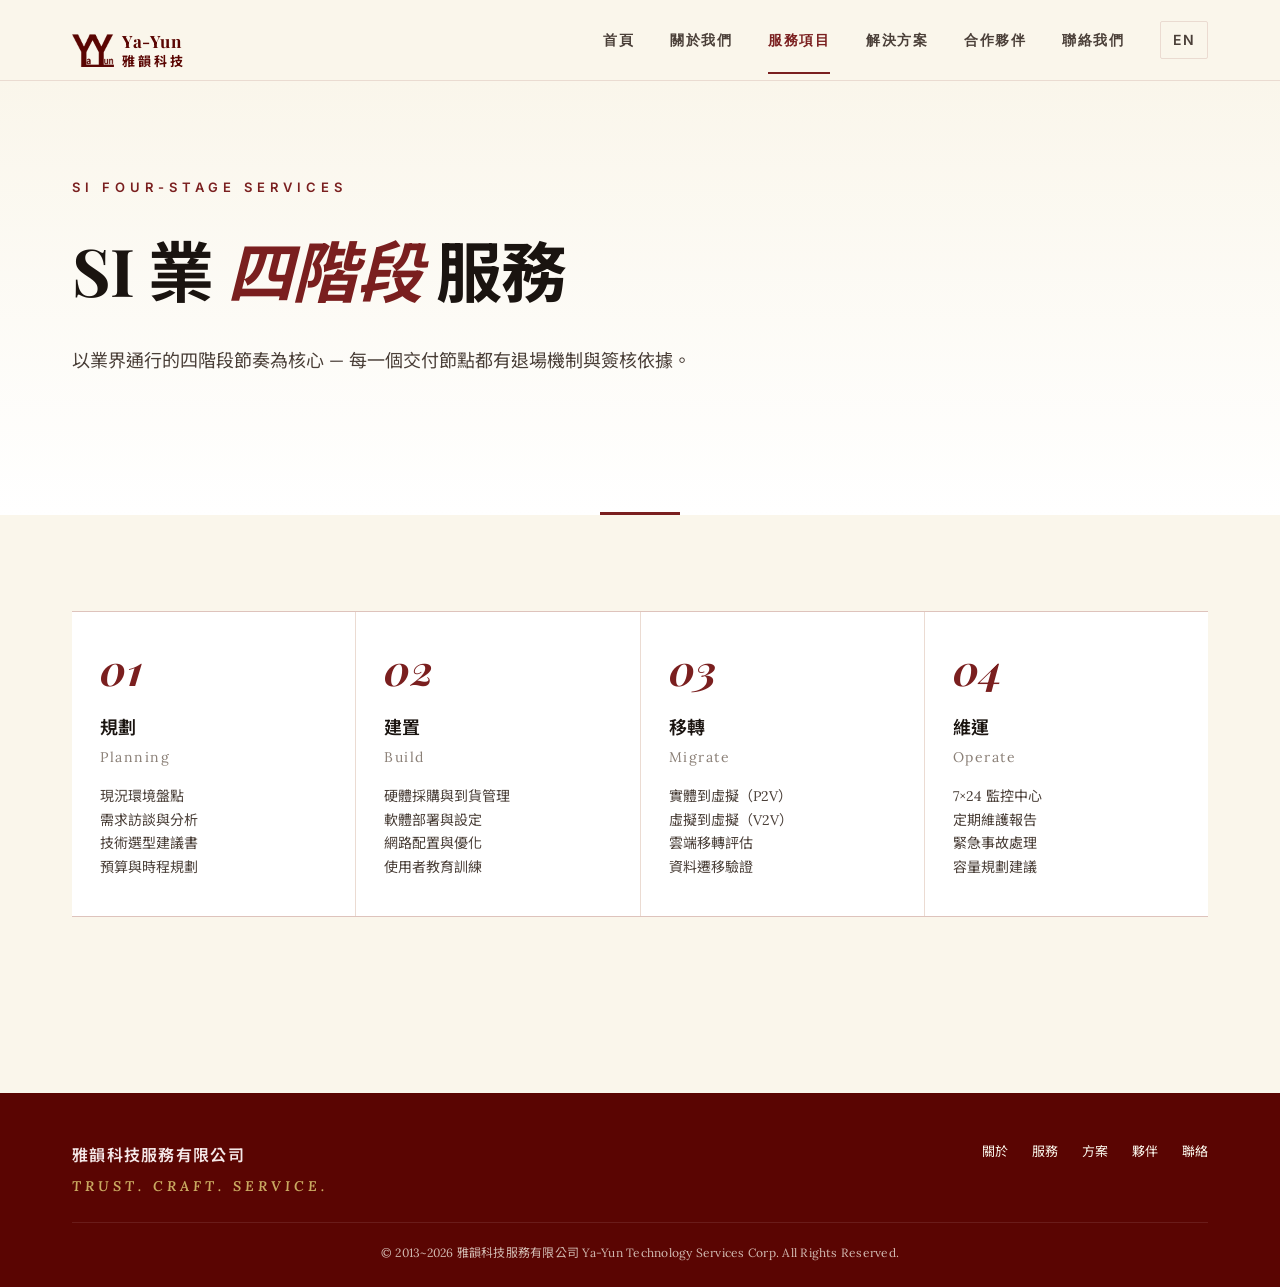
<file: services.html>
<!DOCTYPE html>
<html lang="zh-Hant" data-lang="zh">
<head>
  <meta charset="UTF-8">
    <script src="assets/lang-preload.js"></script>
  <meta name="viewport" content="width=device-width, initial-scale=1.0">
  <title data-zh="服務項目 — 雅韻科技 YAYUN" data-en="Services — YAYUN Technology Services">服務項目 — 雅韻科技 YAYUN</title>
  <meta name="description" data-zh="雅韻 SI 服務以 4 階段節奏（規劃、建置、移轉、維運）為骨架，落實 6 大核心能力的場景化交付。" data-en="Ya-Yun SI services follow the industry-standard four-stage rhythm (Plan, Build, Migrate, Operate) as the backbone, delivering 6 core capabilities as scenario-bound solutions.">
  <link rel="icon" type="image/png" href="assets/logo.png">
  <link rel="preconnect" href="https://fonts.googleapis.com">
  <link rel="preconnect" href="https://fonts.gstatic.com" crossorigin>
  <link href="https://fonts.googleapis.com/css2?family=Playfair+Display:ital,wght@0,400;0,700;0,900;1,400;1,700&family=Lora:wght@400;500;600;700&family=Inter:wght@400;500;600;700&family=Noto+Sans+TC:wght@400;500;700;900&family=Noto+Serif+TC:wght@400;500;600;700;900&display=swap" rel="stylesheet">
  <link rel="stylesheet" href="assets/styles.css">
</head>
<body>

<header class="site-header">
  <div class="container site-header__inner">
    <a href="index.html" class="brand">
      <span class="brand-mark"><img src="assets/logo.png" alt="Ya-Yun Technology Services Corp." width="52" height="38"/></span>
      <span class="brand-text">
        <span class="en">Ya-Yun</span>
        <span class="tw">雅韻科技</span>
      </span>
    </a>
    <button class="nav-toggle" aria-label="Menu"><span></span></button>
    <nav class="nav">
            <a href="index.html" data-zh="首頁" data-en="Home">首頁</a>
      <a href="about.html" data-zh="關於我們" data-en="About">關於我們</a>
      <a href="services.html" class="is-active" data-zh="服務項目" data-en="Services">服務項目</a>
      <a href="solutions.html" data-zh="解決方案" data-en="Solutions">解決方案</a>
      <a href="partners.html" data-zh="合作夥伴" data-en="Partners">合作夥伴</a>
      <a href="contact.html" data-zh="聯絡我們" data-en="Contact">聯絡我們</a>
      <a href="#" class="lang-switch" data-lang-switch data-current="zh" data-zh="EN" data-en="中">EN</a>
    </nav>
  </div>
</header>

<section class="hero">
  <div class="container">
    <div class="hero__eyebrow" data-zh="SI Four-Stage Services" data-en="SI Four-Stage Services">SI Four-Stage Services</div>
    <h1 class="hero__title">
      <span data-zh="SI 業" data-en="SI">SI 業</span>
      <em data-zh="四階段" data-en="Four-Stage">四階段</em>
      <span data-zh="服務" data-en="Services">服務</span>
    </h1>
    <p class="hero__lead" data-zh="以業界通行的四階段節奏為核心 — 每一個交付節點都有退場機制與簽核依據。" data-en="Built on the industry-standard four-stage delivery rhythm — every delivery gate has an exit criterion and sign-off basis.">以業界通行的四階段節奏為核心 — 每一個交付節點都有退場機制與簽核依據。</p>
  </div>
</section>

<section class="section">
  <div class="container">
    <div class="stages" style="margin-top:0;">
      <div class="stage">
        <div class="stage__number">01</div>
        <div class="stage__name" data-zh="規劃" data-en="Plan">規劃</div>
        <div class="stage__name-en">Planning</div>
        <div class="stage__desc" data-zh="現況環境盤點<br>需求訪談與分析<br>技術選型建議書<br>預算與時程規劃" data-en="Environment discovery<br>Requirements interviews<br>Technology recommendations<br>Budget & timeline">現況環境盤點<br>需求訪談與分析<br>技術選型建議書<br>預算與時程規劃</div>
      </div>
      <div class="stage">
        <div class="stage__number">02</div>
        <div class="stage__name" data-zh="建置" data-en="Build">建置</div>
        <div class="stage__name-en">Build</div>
        <div class="stage__desc" data-zh="硬體採購與到貨管理<br>軟體部署與設定<br>網路配置與優化<br>使用者教育訓練" data-en="Procurement & logistics<br>Software deployment<br>Network configuration<br>User training">硬體採購與到貨管理<br>軟體部署與設定<br>網路配置與優化<br>使用者教育訓練</div>
      </div>
      <div class="stage">
        <div class="stage__number">03</div>
        <div class="stage__name" data-zh="移轉" data-en="Migrate">移轉</div>
        <div class="stage__name-en">Migrate</div>
        <div class="stage__desc" data-zh="實體到虛擬（P2V）<br>虛擬到虛擬（V2V）<br>雲端移轉評估<br>資料遷移驗證" data-en="P2V / V2V migration<br>Cloud migration assessment<br>Data validation<br>Low-risk cutover">實體到虛擬（P2V）<br>虛擬到虛擬（V2V）<br>雲端移轉評估<br>資料遷移驗證</div>
      </div>
      <div class="stage">
        <div class="stage__number">04</div>
        <div class="stage__name" data-zh="維運" data-en="Operate">維運</div>
        <div class="stage__name-en">Operate</div>
        <div class="stage__desc" data-zh="7×24 監控中心<br>定期維護報告<br>緊急事故處理<br>容量規劃建議" data-en="7×24 NOC<br>Maintenance reports<br>Incident response<br>Capacity planning">7×24 監控中心<br>定期維護報告<br>緊急事故處理<br>容量規劃建議</div>
      </div>
    </div>
  </div>
</section>

<footer class="site-footer">
  <div class="container">
    <div class="site-footer__inner">
      <div class="site-footer__brand">
        <span class="name" data-zh="雅韻科技服務有限公司" data-en="Ya-Yun Technology Services Corp.">雅韻科技服務有限公司</span>
        <span class="slogan">Trust. Craft. Service.</span>
      </div>
      <nav class="site-footer__nav">
        <a href="about.html" data-zh="關於" data-en="About">關於</a>
        <a href="services.html" data-zh="服務" data-en="Services">服務</a>
        <a href="solutions.html" data-zh="方案" data-en="Solutions">方案</a>
        <a href="partners.html" data-zh="夥伴" data-en="Partners">夥伴</a>
        <a href="contact.html" data-zh="聯絡" data-en="Contact">聯絡</a>
      </nav>
    </div>
    <div class="site-footer__copy">© 2013~2026 雅韻科技服務有限公司 Ya-Yun Technology Services Corp. All Rights Reserved.</div>
  </div>
</footer>

<script src="assets/mobile-nav.js"></script>
<script src="assets/lang.js"></script>
</body>
</html>
</file>
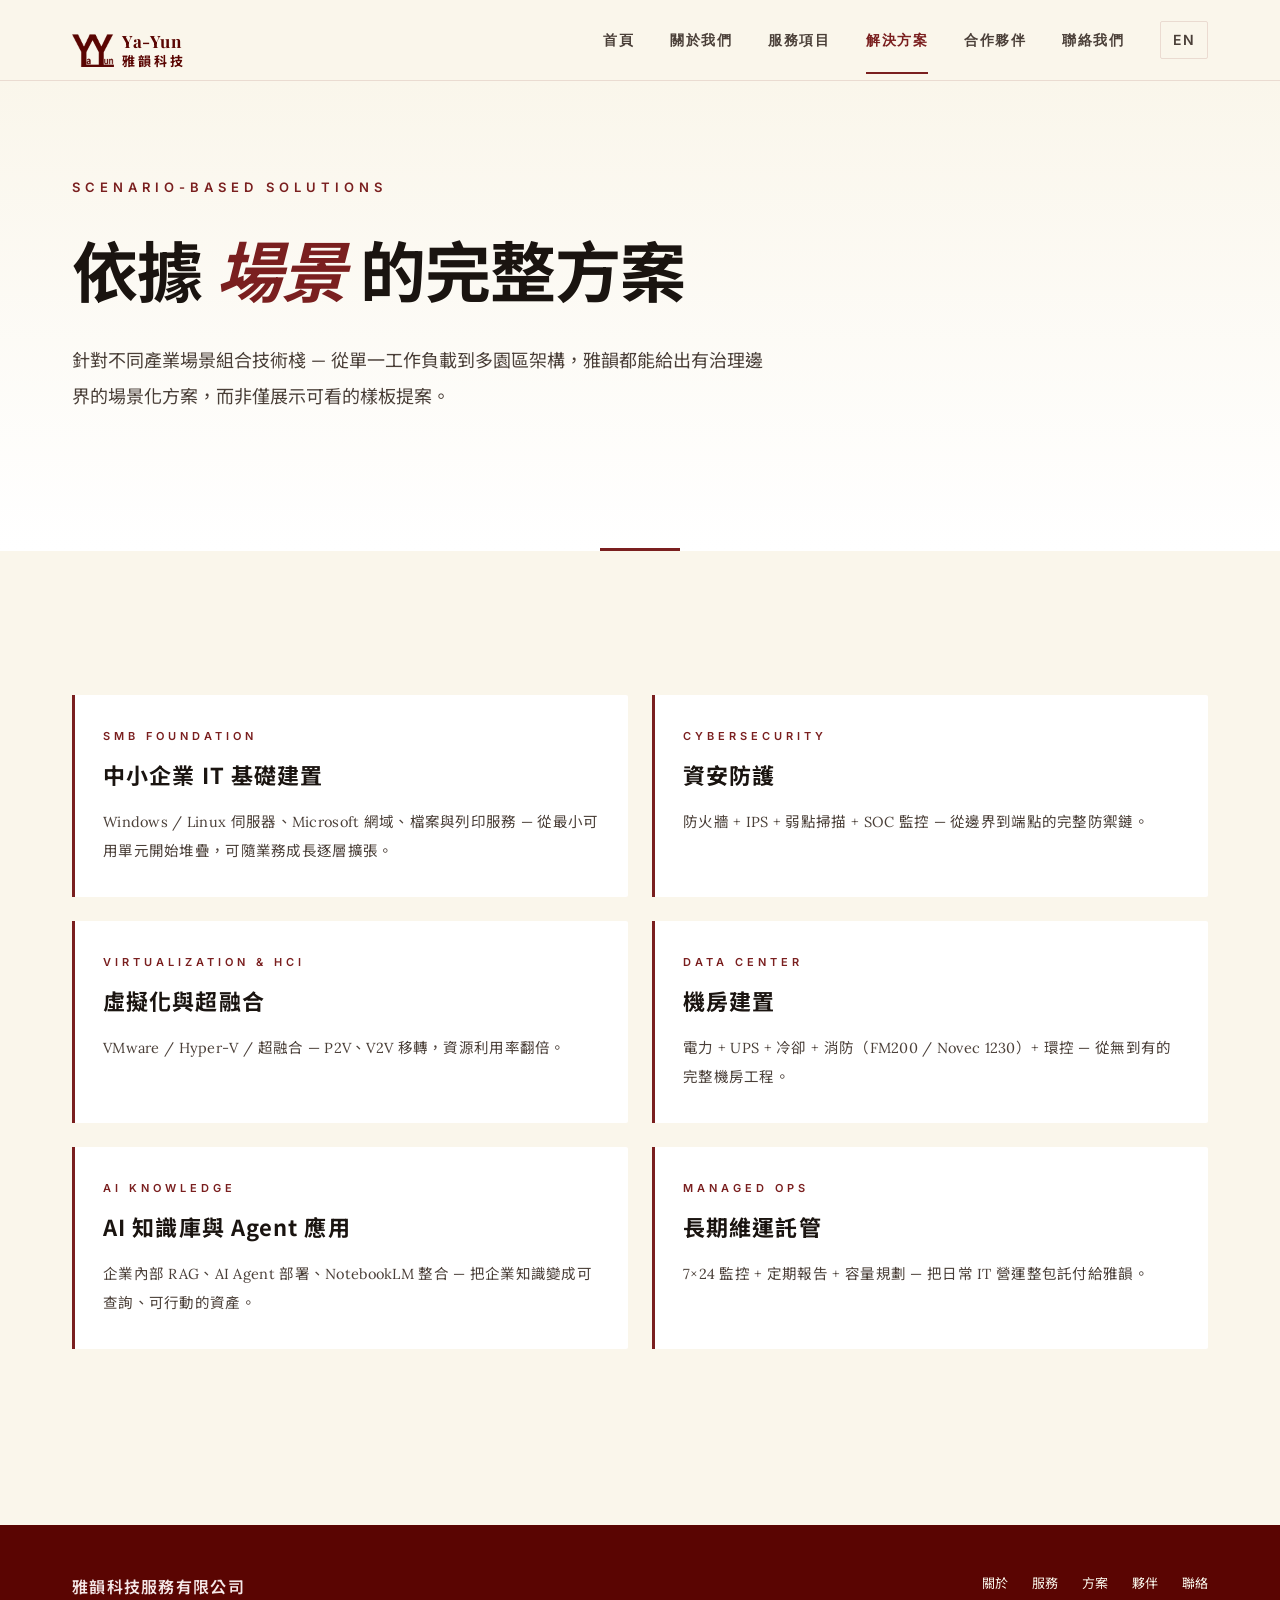
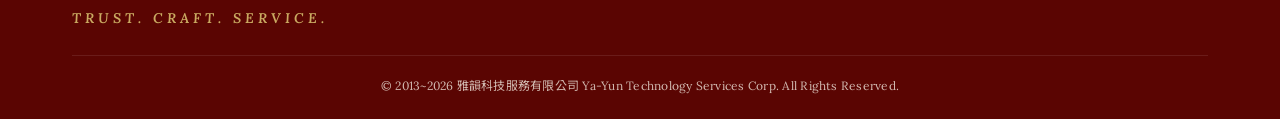
<file: solutions.html>
<!DOCTYPE html>
<html lang="zh-Hant" data-lang="zh">
<head>
  <meta charset="UTF-8">
    <script src="assets/lang-preload.js"></script>
  <meta name="viewport" content="width=device-width, initial-scale=1.0">
  <title data-zh="解決方案 — 雅韻科技 YAYUN" data-en="Solutions — YAYUN Technology Services">解決方案 — 雅韻科技 YAYUN</title>
  <meta name="description" data-zh="雅韻為 6 大場景（SMB 基礎、資安、虛擬化、機房、AI 知識庫、長期託管）組合技術棧，輸出有治理邊界的方案。" data-en="Ya-Yun composes technology stacks for 6 scenarios (SMB foundation, cybersecurity, virtualization, data center, AI knowledge, managed operations) — delivering solutions with clear governance boundaries.">
  <link rel="icon" type="image/png" href="assets/logo.png">
  <link rel="preconnect" href="https://fonts.googleapis.com">
  <link rel="preconnect" href="https://fonts.gstatic.com" crossorigin>
  <link href="https://fonts.googleapis.com/css2?family=Playfair+Display:ital,wght@0,400;0,700;0,900;1,400;1,700&family=Lora:wght@400;500;600;700&family=Inter:wght@400;500;600;700&family=Noto+Sans+TC:wght@400;500;700;900&family=Noto+Serif+TC:wght@400;500;600;700;900&display=swap" rel="stylesheet">
  <link rel="stylesheet" href="assets/styles.css">
</head>
<body>

<header class="site-header">
  <div class="container site-header__inner">
    <a href="index.html" class="brand">
      <span class="brand-mark"><img src="assets/logo.png" alt="Ya-Yun Technology Services Corp." width="52" height="38"/></span>
      <span class="brand-text">
        <span class="en">Ya-Yun</span>
        <span class="tw">雅韻科技</span>
      </span>
    </a>
    <button class="nav-toggle" aria-label="Menu"><span></span></button>
    <nav class="nav">
            <a href="index.html" data-zh="首頁" data-en="Home">首頁</a>
      <a href="about.html" data-zh="關於我們" data-en="About">關於我們</a>
      <a href="services.html" data-zh="服務項目" data-en="Services">服務項目</a>
      <a href="solutions.html" class="is-active" data-zh="解決方案" data-en="Solutions">解決方案</a>
      <a href="partners.html" data-zh="合作夥伴" data-en="Partners">合作夥伴</a>
      <a href="contact.html" data-zh="聯絡我們" data-en="Contact">聯絡我們</a>
      <a href="#" class="lang-switch" data-lang-switch data-current="zh" data-zh="EN" data-en="中">EN</a>
    </nav>
  </div>
</header>

<section class="hero">
  <div class="container">
    <div class="hero__eyebrow" data-zh="Scenario-based Solutions" data-en="Scenario-based Solutions">Scenario-based Solutions</div>
    <h1 class="hero__title">
      <span data-zh="依據" data-en="Scenario-based">依據</span>
      <em data-zh="場景" data-en="solutions">場景</em>
      <span data-zh="的完整方案" data-en=" for every need">的完整方案</span>
    </h1>
    <p class="hero__lead" data-zh="針對不同產業場景組合技術棧 — 從單一工作負載到多園區架構，雅韻都能給出有治理邊界的場景化方案，而非僅展示可看的樣板提案。" data-en="For every industry scenario we compose the right technology stack — from a single workload to multi-site architectures. Ya-Yun delivers scenario-bound solutions with governance boundaries, not display-ready templates that fail at the last mile.">針對不同產業場景組合技術棧 — 從單一工作負載到多園區架構，雅韻都能給出有治理邊界的場景化方案，而非僅展示可看的樣板提案。</p>
  </div>
</section>

<section class="section">
  <div class="container">
    <div class="solutions">
      <div class="solution">
        <div class="solution__tag">SMB Foundation</div>
        <div class="solution__title" data-zh="中小企業 IT 基礎建置" data-en="Enterprise IT Foundation">中小企業 IT 基礎建置</div>
        <div class="solution__desc" data-zh="Windows / Linux 伺服器、Microsoft 網域、檔案與列印服務 — 從最小可用單元開始堆疊，可隨業務成長逐層擴張。" data-en="Windows/Linux servers, Microsoft domain, file & print — start from the minimum viable unit, scale by layer as the business grows.">Windows / Linux 伺服器、Microsoft 網域、檔案與列印服務 — 從最小可用單元開始堆疊，可隨業務成長逐層擴張。</div>
      </div>
      <div class="solution">
        <div class="solution__tag">Cybersecurity</div>
        <div class="solution__title" data-zh="資安防護" data-en="Cybersecurity Defense">資安防護</div>
        <div class="solution__desc" data-zh="防火牆 + IPS + 弱點掃描 + SOC 監控 — 從邊界到端點的完整防禦鏈。" data-en="Firewall + IPS + vulnerability scanning + SOC monitoring — complete defense chain from perimeter to endpoint.">防火牆 + IPS + 弱點掃描 + SOC 監控 — 從邊界到端點的完整防禦鏈。</div>
      </div>
      <div class="solution">
        <div class="solution__tag">Virtualization & HCI</div>
        <div class="solution__title" data-zh="虛擬化與超融合" data-en="Virtualization & HCI">虛擬化與超融合</div>
        <div class="solution__desc" data-zh="VMware / Hyper-V / 超融合 — P2V、V2V 移轉，資源利用率翻倍。" data-en="VMware, Hyper-V, HCI — P2V, V2V migration, resource utilization doubles.">VMware / Hyper-V / 超融合 — P2V、V2V 移轉，資源利用率翻倍。</div>
      </div>
      <div class="solution">
        <div class="solution__tag">Data Center</div>
        <div class="solution__title" data-zh="機房建置" data-en="Data Center Build-out">機房建置</div>
        <div class="solution__desc" data-zh="電力 + UPS + 冷卻 + 消防（FM200 / Novec 1230）+ 環控 — 從無到有的完整機房工程。" data-en="Power + UPS + cooling + fire suppression + environmental — complete facility engineering.">電力 + UPS + 冷卻 + 消防（FM200 / Novec 1230）+ 環控 — 從無到有的完整機房工程。</div>
      </div>
      <div class="solution">
        <div class="solution__tag">AI Knowledge</div>
        <div class="solution__title" data-zh="AI 知識庫與 Agent 應用" data-en="AI Knowledge Base & Agent">AI 知識庫與 Agent 應用</div>
        <div class="solution__desc" data-zh="企業內部 RAG、AI Agent 部署、NotebookLM 整合 — 把企業知識變成可查詢、可行動的資產。" data-en="Enterprise RAG, AI Agent deployment, NotebookLM integration — turn internal knowledge into queryable, actionable assets.">企業內部 RAG、AI Agent 部署、NotebookLM 整合 — 把企業知識變成可查詢、可行動的資產。</div>
      </div>
      <div class="solution">
        <div class="solution__tag">Managed Ops</div>
        <div class="solution__title" data-zh="長期維運託管" data-en="Managed Operations">長期維運託管</div>
        <div class="solution__desc" data-zh="7×24 監控 + 定期報告 + 容量規劃 — 把日常 IT 營運整包託付給雅韻。" data-en="7×24 monitoring + reports + capacity planning — outsource daily IT operations to Ya-Yun.">7×24 監控 + 定期報告 + 容量規劃 — 把日常 IT 營運整包託付給雅韻。</div>
      </div>
    </div>
  </div>
</section>

<footer class="site-footer">
  <div class="container">
    <div class="site-footer__inner">
      <div class="site-footer__brand">
        <span class="name" data-zh="雅韻科技服務有限公司" data-en="Ya-Yun Technology Services Corp.">雅韻科技服務有限公司</span>
        <span class="slogan">Trust. Craft. Service.</span>
      </div>
      <nav class="site-footer__nav">
        <a href="about.html" data-zh="關於" data-en="About">關於</a>
        <a href="services.html" data-zh="服務" data-en="Services">服務</a>
        <a href="solutions.html" data-zh="方案" data-en="Solutions">方案</a>
        <a href="partners.html" data-zh="夥伴" data-en="Partners">夥伴</a>
        <a href="contact.html" data-zh="聯絡" data-en="Contact">聯絡</a>
      </nav>
    </div>
    <div class="site-footer__copy">© 2013~2026 雅韻科技服務有限公司 Ya-Yun Technology Services Corp. All Rights Reserved.</div>
  </div>
</footer>

<script src="assets/mobile-nav.js"></script>
<script src="assets/lang.js"></script>
</body>
</html>
</file>
<file: assets/styles.css>
/* ============================================================
   雅韻科技服務 — 官方網站共用樣式表
   Ya-Yun Technology Services — Shared Stylesheet
   ============================================================ */

:root {
  /* 雅韻品牌色 */
  --yy-primary: #7A1F1F;
  --yy-primary-deep: #5C1717;
  --yy-primary-soft: #A14949;
  --yy-primary-bg: #F5E8E8;

  /* 背景 */
  --yy-paper: #FAF6EB;        /* 米白紙張 */
  --yy-paper-warm: #F2EBD9;   /* 暖米 */
  --yy-bg: #FFFFFF;
  --yy-ink: #1A1410;
  --yy-ink-soft: #4A3F38;
  --yy-ink-muted: #8A7F76;
  --yy-line: rgba(122, 31, 31, 0.12);
  --yy-line-soft: rgba(26, 20, 16, 0.08);

  /* 強調 */
  --yy-accent: #C9A961;        /* 土金，與暗紅搭配 */
  --yy-accent-deep: #8B6914;

  /* 字型 — C 方案：現代 + 古典混搭（內文易讀最佳）*/
  --yy-display-en: 'Playfair Display', 'Cormorant Garamond', Georgia, serif;  /* 標題（粗+斜）*/
  --yy-body-en: 'Lora', Georgia, 'Times New Roman', serif;                       /* 內文 — 現代襯線、易讀性最佳 */
  --yy-caps-en: 'Inter', -apple-system, sans-serif;                              /* 副標/標籤 — 無襯線 */
  --yy-serif-tw: 'Noto Sans TC', 'Noto Serif TC', 'PingFang TC', sans-serif;     /* 中文（思源黑體主）*/
  --yy-kai-tw: 'Noto Sans TC', 'DFKai-SB', sans-serif;                            /* 中文強調：思源黑體粗 */
  --yy-sans: 'Inter', 'Noto Sans TC', -apple-system, sans-serif;

  /* 尺寸 */
  --yy-container: 1200px;
  --yy-gutter: 32px;
  --yy-section-y: 96px;
  --yy-radius: 2px;
}

/* Reset */
*, *::before, *::after { box-sizing: border-box; margin: 0; padding: 0; }
html { scroll-behavior: smooth; }
body {
  font-family: var(--yy-body-en), var(--yy-serif-tw);
  background: var(--yy-paper);
  color: var(--yy-ink);
  line-height: 1.65;  /* 標準閱讀行高 */
  font-weight: 400;
  -webkit-font-smoothing: antialiased;
  text-rendering: optimizeLegibility;
  font-feature-settings: "liga" 1, "kern" 1;  /* 啟用連字 + 字距優化 */
}
img { max-width: 100%; display: block; }
a { color: inherit; text-decoration: none; }
button { font: inherit; border: 0; background: 0; cursor: pointer; }
.container { max-width: var(--yy-container); margin: 0 auto; padding: 0 var(--yy-gutter); }

/* ===== Header ===== */
.site-header {
  position: sticky; top: 0; z-index: 100;
  background: rgba(250, 246, 235, 0.95);
  backdrop-filter: saturate(180%) blur(12px);
  -webkit-backdrop-filter: saturate(180%) blur(12px);
  border-bottom: 1px solid var(--yy-line);
}
.site-header__inner {
  display: flex; align-items: center; justify-content: space-between;
  height: 80px;
}
.brand {
  display: flex; align-items: center; gap: 0;  /* 中央對齊：間距由 .brand-text margin-left 控制 */
  text-decoration: none;
  padding-top: 12px;
  padding-bottom: 0;
}
.brand-mark {
  /* 員外新 LOGO：500×500 PNG（內容 500×387，比例 1.29:1） */
  width: 42px; height: 42px;  /* 放大 20% */
  display: flex; align-items: center; justify-content: center;
  flex-shrink: 0;
  margin-left: 0;
}
.brand-mark img {
  width: 100%;
  height: 100%;
  display: block;
  object-fit: contain;
}
.brand-text {
  display: flex; flex-direction: column; line-height: 1;
  margin-left: 8px;  /* LOGO 與文字間距：再右移 4px（總 8px）*/
  padding-top: 8px;  /* 下移 8px */
}
.brand-text .en {
  font-family: var(--yy-display-en);
  font-size: 17px; font-weight: 700; letter-spacing: 0.5px;
  color: #5A0502;  /* 與 LOGO 同色 */
  line-height: 1.1;
}
.brand-text .tw {
  font-family: var(--yy-serif-tw);
  font-size: 13px; font-weight: 700; letter-spacing: 3px;
  color: #5A0502;  /* 與 LOGO 同色 */
  margin-top: 4px;
  line-height: 1.1;
}
.nav { display: flex; gap: 36px; align-items: center; }
.nav a {
  font-family: var(--yy-caps-en);
  font-size: 14px; font-weight: 600;  /* 中文 14px，更易讀 */
  color: var(--yy-ink-soft);
  letter-spacing: 1.5px;  /* 從 3px 縮到 1.5px，避免中文被拉太開 */
  transition: color 0.2s;
  position: relative;
  text-transform: uppercase;
}

/* 英文模式 nav 按鈕縮回 12px */
html[data-lang="en"] .nav a {
  font-size: 12px;
  letter-spacing: 2px;
}
.nav a:hover { color: var(--yy-primary); }
.nav a.is-active {
  color: var(--yy-primary);
}
.nav a.is-active::after {
  content: '';
  position: absolute;
  bottom: -22px; left: 0; right: 0;
  height: 2px; background: var(--yy-primary);
}
.lang-switch {
  padding: 6px 12px;
  border: 1px solid var(--yy-line);
  border-radius: 2px;
  font-size: 12px; letter-spacing: 1px;
  color: var(--yy-ink-soft);
}
.lang-switch:hover { border-color: var(--yy-primary); color: var(--yy-primary); }

/* Mobile menu toggle */
.nav-toggle {
  display: none;
  width: 40px; height: 40px;
  background: transparent;
  border: 1px solid var(--yy-line);
  cursor: pointer; padding: 0;
  align-items: center; justify-content: center;
  border-radius: 2px;
}
.nav-toggle span {
  display: block;
  width: 20px; height: 1.5px;
  background: var(--yy-primary);
  position: relative;
  transition: all 0.2s;
}
.nav-toggle span::before,
.nav-toggle span::after {
  content: ''; position: absolute; left: 0;
  width: 100%; height: 1.5px;
  background: var(--yy-primary);
  transition: all 0.2s;
}
.nav-toggle span::before { top: -6px; }
.nav-toggle span::after  { top: 6px; }
.nav-toggle.is-open span { background: transparent; }
.nav-toggle.is-open span::before { top: 0; transform: rotate(45deg); }
.nav-toggle.is-open span::after  { top: 0; transform: rotate(-45deg); }

/* ===== Hero ===== */
.hero {
  padding: var(--yy-section-y) 0;
  position: relative;
  background:
    linear-gradient(180deg, var(--yy-paper) 0%, var(--yy-bg) 100%);
}
.hero::after {
  content: '';
  position: absolute;
  bottom: 0; left: 50%;
  transform: translateX(-50%);
  width: 80px; height: 3px;
  background: var(--yy-primary);
}
.hero__eyebrow {
  font-family: var(--yy-caps-en);
  font-size: 13px; font-weight: 600;
  letter-spacing: 5px;
  text-transform: uppercase;
  color: var(--yy-primary);
  margin-bottom: 32px;
}
.hero__title {
  font-family: var(--yy-display-en), var(--yy-serif-tw);
  font-size: clamp(40px, 5.2vw, 66px);
  font-weight: 700;  /* 加重字重給「印刷感」 */
  line-height: 1.22;
  color: var(--yy-ink);
  max-width: 900px;
  margin-bottom: 32px;
  letter-spacing: -0.015em;  /* 標題字距略緊（古典印刷比例）*/
}
.hero__title em {
  font-style: italic;
  font-weight: 700;
  color: var(--yy-primary);
}
.hero__lead {
  font-family: var(--yy-body-en), var(--yy-serif-tw);
  font-size: 18px;
  line-height: 2.0;  /* 行高再加寬，給書卷氣 */
  color: var(--yy-ink-soft);
  max-width: 700px;
  margin-bottom: 40px;
  font-weight: 400;
}
.hero__cta { display: flex; gap: 16px; flex-wrap: wrap; }

/* ===== Buttons ===== */
.btn {
  display: inline-flex;
  align-items: center;
  gap: 8px;
  padding: 14px 28px;
  font-size: 14px;
  font-weight: 600;
  letter-spacing: 1px;
  border-radius: var(--yy-radius);
  transition: all 0.25s;
  cursor: pointer;
  font-family: var(--yy-sans);
  width: auto;  /* 按鈕自動寬度（不要全寬）*/
}
.btn--primary {
  background: var(--yy-primary);
  color: #fff;
  border: 1px solid var(--yy-primary);
}
.btn--primary:hover {
  background: var(--yy-primary-deep);
  border-color: var(--yy-primary-deep);
  transform: translateY(-1px);
}
.btn--ghost {
  background: transparent;
  color: var(--yy-primary);
  border: 1px solid var(--yy-primary);
}
.btn--ghost:hover {
  background: var(--yy-primary);
  color: #fff;
}

/* ===== Section ===== */
.section {
  padding: var(--yy-section-y) 0;
}
.section--alt {
  background: var(--yy-bg);
}
.section__eyebrow {
  font-family: var(--yy-caps-en);
  font-size: 12px; font-weight: 600;
  letter-spacing: 5px;
  text-transform: uppercase;
  color: var(--yy-primary);
  margin-bottom: 20px;
}
.section__title {
  font-family: var(--yy-display-en), var(--yy-serif-tw);
  font-size: clamp(32px, 3.8vw, 46px);
  font-weight: 700;
  line-height: 1.28;
  color: var(--yy-ink);
  margin-bottom: 24px;
  max-width: 800px;
  letter-spacing: -0.015em;
}
.section__lead {
  font-family: var(--yy-body-en), var(--yy-serif-tw);
  font-size: 17px;
  line-height: 2.0;
  color: var(--yy-ink-soft);
  max-width: 720px;
  margin-bottom: 56px;
}

/* ===== 4-Stage framework ===== */
.stages {
  display: grid;
  grid-template-columns: repeat(4, 1fr);
  gap: 1px;
  background: var(--yy-line);
  border-top: 1px solid var(--yy-line);
  border-bottom: 1px solid var(--yy-line);
  margin-top: 48px;
}
.stage {
  background: var(--yy-bg);
  padding: 36px 28px;
  position: relative;
}
.stage__number {
  font-family: var(--yy-display-en);
  font-size: 42px;
  font-weight: 700;
  font-style: italic;
  color: var(--yy-primary);
  line-height: 1;
  margin-bottom: 22px;
  letter-spacing: 1px;
}
.stage__name {
  font-family: var(--yy-serif-tw);
  font-size: 18px;
  font-weight: 600;
  color: var(--yy-ink);
  margin-bottom: 4px;
}
.stage__name-en {
  font-family: var(--yy-serif-en);
  font-size: 14px;
  color: var(--yy-ink-muted);
  letter-spacing: 1.5px;
  margin-bottom: 16px;
}
.stage__desc {
  font-size: 14px;
  line-height: 1.7;
  color: var(--yy-ink-soft);
}

/* ===== Capability cards (6 abilities) ===== */
.cards {
  display: grid;
  grid-template-columns: repeat(3, 1fr);
  gap: 28px;
  margin-top: 48px;
}
.card {
  background: var(--yy-bg);
  border: 1px solid var(--yy-line);
  border-top: 2px solid var(--yy-primary);
  padding: 32px 28px;
  border-radius: var(--yy-radius);
  transition: all 0.25s;
}
.card:hover {
  transform: translateY(-2px);
  box-shadow: 0 8px 24px rgba(122, 31, 31, 0.08);
  border-color: var(--yy-primary);
}
.card__number {
  font-family: var(--yy-caps-en);
  font-size: 11px;
  font-weight: 600;
  color: var(--yy-primary);
  letter-spacing: 4px;
  margin-bottom: 18px;
  text-transform: uppercase;
}
.card__title {
  font-family: var(--yy-serif-tw);
  font-size: 21px;
  font-weight: 700;
  color: var(--yy-ink);
  margin-bottom: 16px;
  line-height: 1.45;
  letter-spacing: 0.05em;  /* 中文古典印刷微寬字距 */
}
.card__desc {
  font-family: var(--yy-body-en), var(--yy-serif-tw);
  font-size: 14.5px;
  line-height: 2.0;  /* 書卷比例 */
  color: var(--yy-ink-soft);
  letter-spacing: 0.02em;
}

/* ===== Solutions ===== */
.solutions {
  display: grid;
  grid-template-columns: repeat(2, 1fr);
  gap: 24px;
  margin-top: 48px;
}
.solution {
  background: var(--yy-bg);
  padding: 32px 28px;
  border-left: 3px solid var(--yy-primary);
  border-radius: 0 var(--yy-radius) var(--yy-radius) 0;
}
.solution__tag {
  font-family: var(--yy-caps-en);
  font-size: 11px;
  font-weight: 600;
  letter-spacing: 4px;
  color: var(--yy-primary);
  margin-bottom: 14px;
  text-transform: uppercase;
}
.solution__title {
  font-family: var(--yy-serif-tw);
  font-size: 22px;
  font-weight: 700;
  color: var(--yy-ink);
  margin-bottom: 16px;
  line-height: 1.45;
  letter-spacing: 0.05em;
}
.solution__desc {
  font-family: var(--yy-body-en), var(--yy-serif-tw);
  font-size: 14.5px;
  line-height: 2.0;
  color: var(--yy-ink-soft);
  letter-spacing: 0.02em;
}

/* ===== Partners ===== */
.partners {
  display: grid;
  grid-template-columns: repeat(4, 1fr);
  gap: 16px;
  margin-top: 48px;
}
.partner {
  background: var(--yy-bg);
  border: 1px solid var(--yy-line);
  padding: 24px 20px;
  text-align: center;
  border-radius: var(--yy-radius);
  transition: all 0.25s;
}
.partner:hover {
  border-color: var(--yy-primary);
  background: var(--yy-primary-bg);
}
.partner__category {
  font-family: var(--yy-caps-en);
  font-size: 10px;
  font-weight: 600;
  letter-spacing: 4px;
  color: var(--yy-ink-muted);
  margin-bottom: 10px;
  text-transform: uppercase;
}
.partner__name {
  font-family: var(--yy-serif-tw);
  font-size: 17px;
  font-weight: 600;
  color: var(--yy-ink);
  letter-spacing: 0.05em;
}

/* ===== Contact form ===== */
.contact-grid {
  display: grid;
  grid-template-columns: 1fr 1.4fr;
  gap: 64px;
  margin-top: 48px;
}
.contact-info__lead {
  font-family: var(--yy-kai-tw);  /* 中文強調用標楷體 */
  font-size: 20px;
  font-weight: 600;
  color: var(--yy-primary);
  margin-bottom: 28px;
  line-height: 1.7;
  letter-spacing: 0.08em;
}
.contact-info__list {
  list-style: none;
}
.contact-info__list li {
  padding: 14px 0;
  border-bottom: 1px solid var(--yy-line);
  font-size: 14px;
  color: var(--yy-ink-soft);
  line-height: 1.7;
}
.form { display: flex; flex-direction: column; gap: 20px; }
.form-row {
  display: grid;
  grid-template-columns: 1fr 1fr;
  gap: 16px;
}
.form-field { display: flex; flex-direction: column; gap: 6px; }
.form-field label {
  font-size: 13px;
  font-weight: 500;
  color: var(--yy-ink-soft);
  letter-spacing: 1px;
}
.form-field input,
.form-field select,
.form-field textarea {
  padding: 12px 14px;
  border: 1px solid var(--yy-line);
  background: var(--yy-bg);
  font-family: inherit;
  font-size: 14px;
  color: var(--yy-ink);
  border-radius: var(--yy-radius);
  transition: border-color 0.2s;
}
.form-field input:focus,
.form-field select:focus,
.form-field textarea:focus {
  outline: none;
  border-color: var(--yy-primary);
}
.form-field select {
  height: 42px;  /* 跟 input 等高 */
  cursor: pointer;
}

.form-field textarea {
  height: 210px;  /* 訊息框加高 5 倍（42px × 5 = 210px）*/
  min-height: 210px;
  resize: vertical;
}

/* 表單內送出按鈕不要全寬 */
form .btn {
  width: auto;
  align-self: flex-start;  /* 不伸展填滿容器 */
}

/* 表單下方個資保護聲明 */
.form-note {
  margin-top: 12px;
  font-size: 12px;
  color: var(--yy-ink-muted);
  line-height: 1.6;
}

/* ===== Footer ===== */
.site-footer {
  background: #5A0502;  /* 與 LOGO 同色暗紅 */
  color: #FAF6EB;  /* 米色字（與背景對比清晰）*/
  padding: 48px 0 24px;
  margin-top: 80px;
}
.site-footer__inner {
  display: flex;
  justify-content: space-between;
  flex-wrap: wrap;
  gap: 24px;
  padding-bottom: 24px;
  border-bottom: 1px solid rgba(245, 232, 232, 0.1);
}
.site-footer__brand {
  display: flex; flex-direction: column; gap: 8px;
}
.site-footer__brand .name {
  font-family: var(--yy-serif-tw);
  font-size: 16px;
  font-weight: 600;
  color: var(--yy-primary-bg);
  letter-spacing: 0.08em;
}
.site-footer__brand .slogan {
  font-family: var(--yy-body-en);  /* 改用 Cormorant Garamond + 大字距 */
  font-size: 14px;
  font-weight: 600;
  letter-spacing: 4px;
  color: var(--yy-accent);
  text-transform: uppercase;
  font-style: italic;  /* 斜體給古典招牌感 */
}
.site-footer__nav {
  display: flex; gap: 24px;
  font-size: 13px;
}
.site-footer__nav a:hover { color: var(--yy-primary-bg); }
.site-footer__copy {
  margin-top: 20px;
  font-size: 12px;
  text-align: center;
  color: rgba(250, 246, 235, 0.75);
  letter-spacing: 0.02em;
}

/* ===== Responsive ===== */
@media (max-width: 900px) {
  :root { --yy-section-y: 64px; }
  .nav-toggle { display: flex; }
  .nav {
    display: none;
    position: absolute;
    top: 80px; left: 0; right: 0;
    background: var(--yy-bg);
    flex-direction: column;
    padding: 16px var(--yy-gutter);
    border-bottom: 1px solid var(--yy-line);
    gap: 18px;
  }
  .nav.is-open { display: flex; }
  .nav a.is-active::after { display: none; }
  .stages { grid-template-columns: repeat(2, 1fr); }
  .cards { grid-template-columns: 1fr; }
  .solutions { grid-template-columns: 1fr; }
  .partners { grid-template-columns: repeat(2, 1fr); }
  .contact-grid { grid-template-columns: 1fr; gap: 32px; }
  .form-row { grid-template-columns: 1fr; }
  .hero__cta { flex-direction: column; }
  .hero__cta form .btn { width: 100%; justify-content: center; }
}
@media (max-width: 480px) {
  .stages { grid-template-columns: 1fr; }
  .partners { grid-template-columns: 1fr; }
}
</file>
